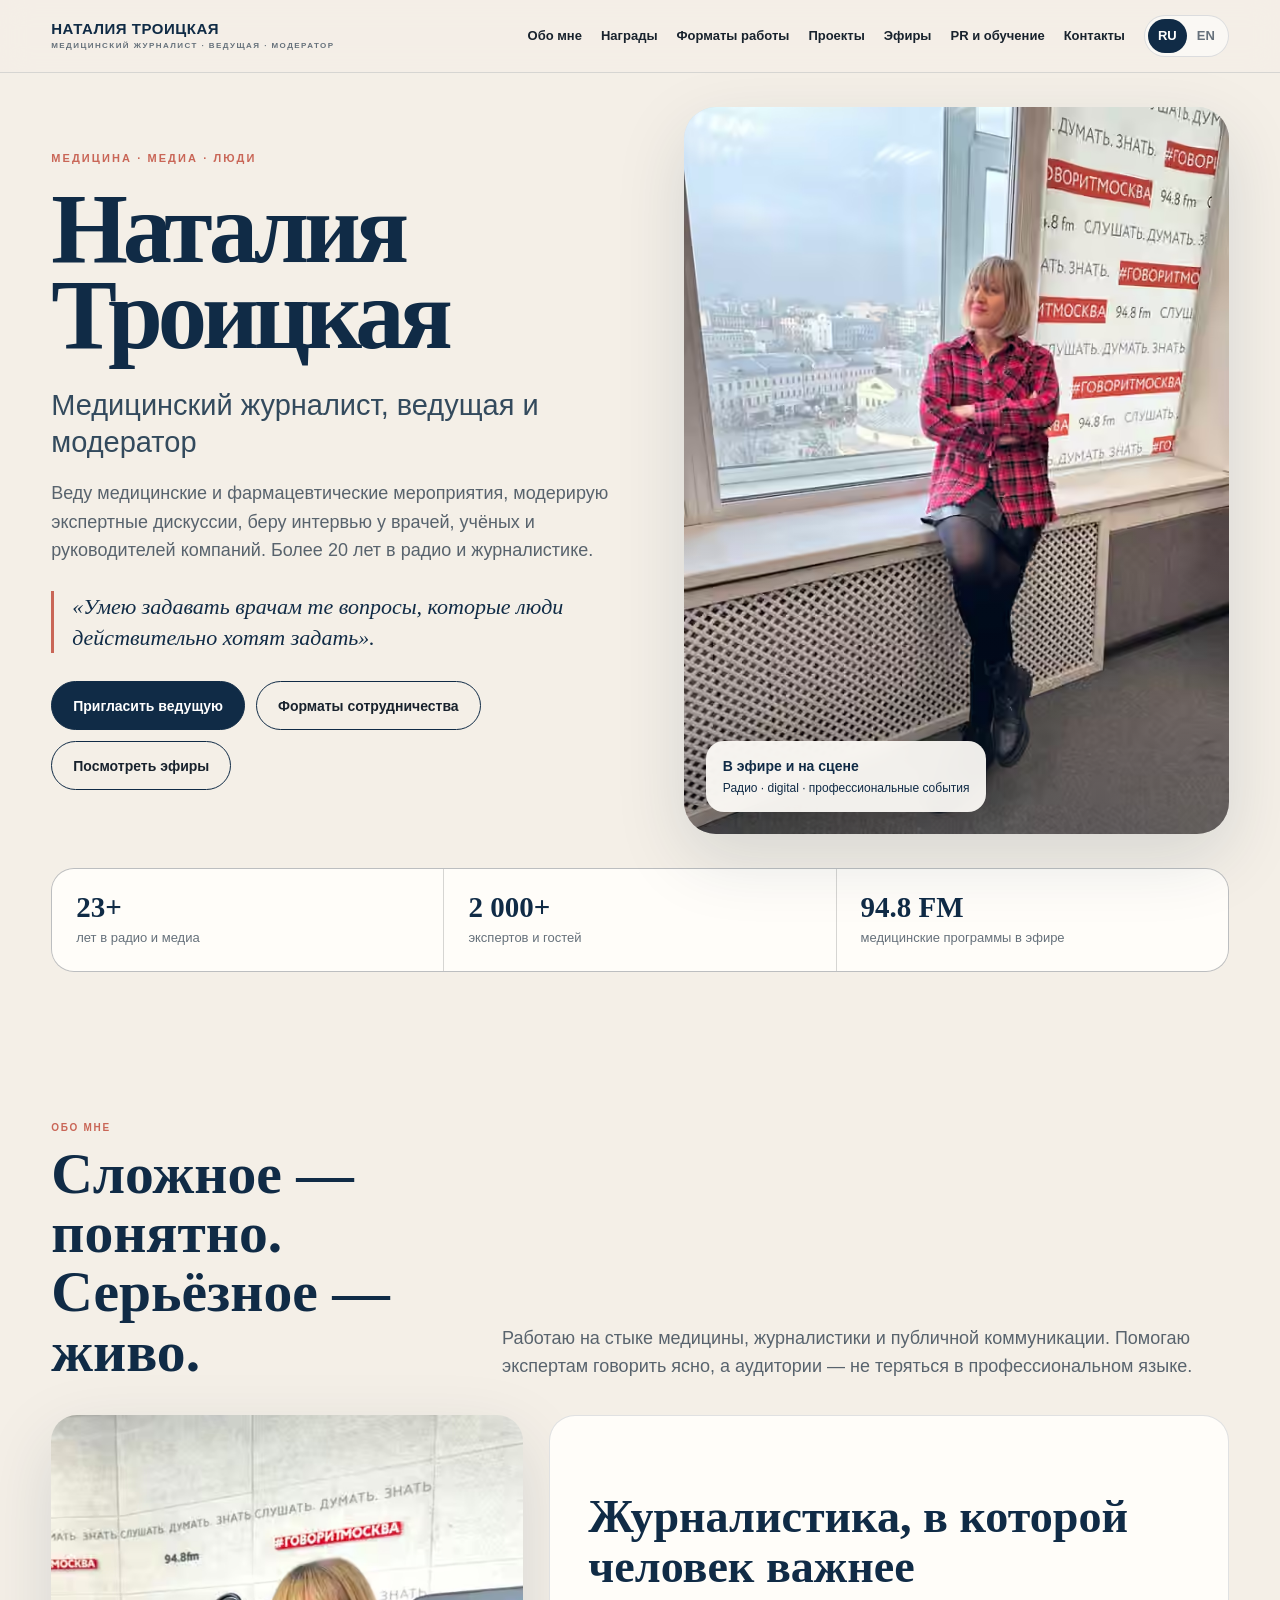
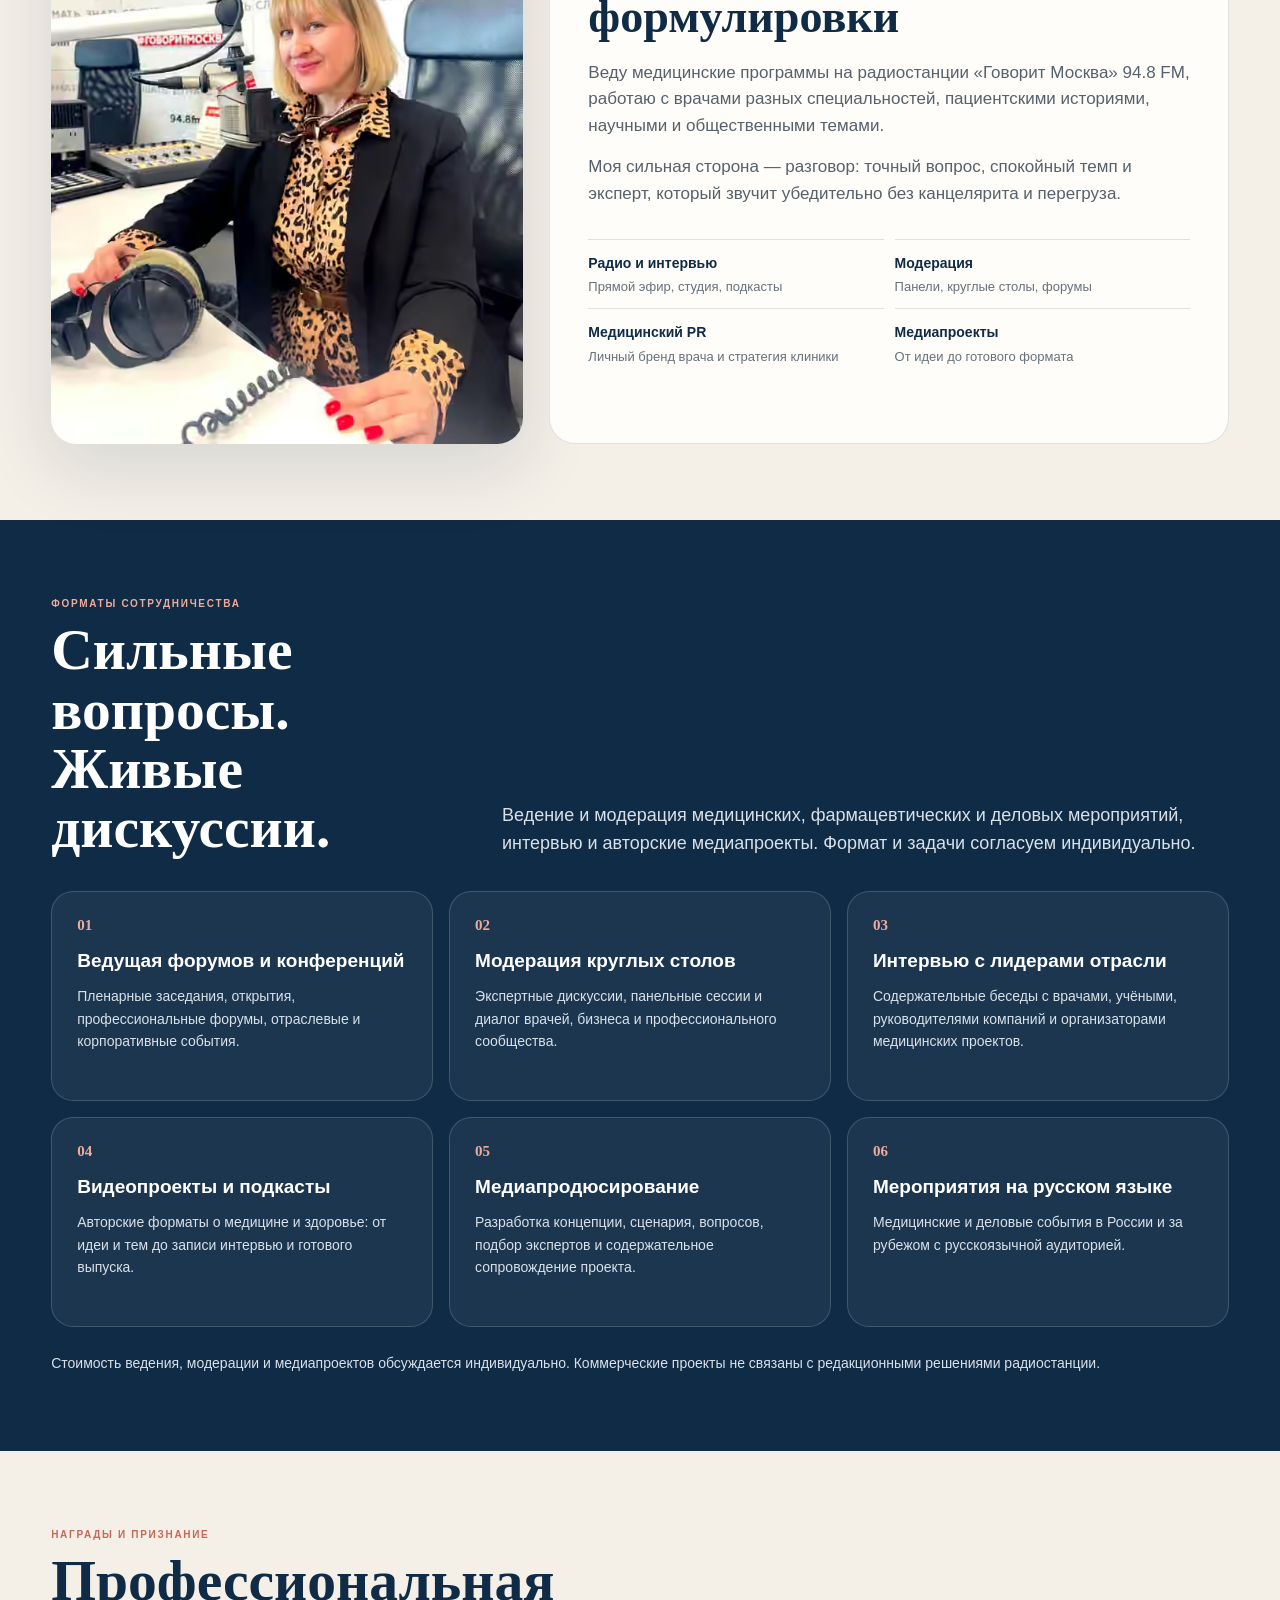
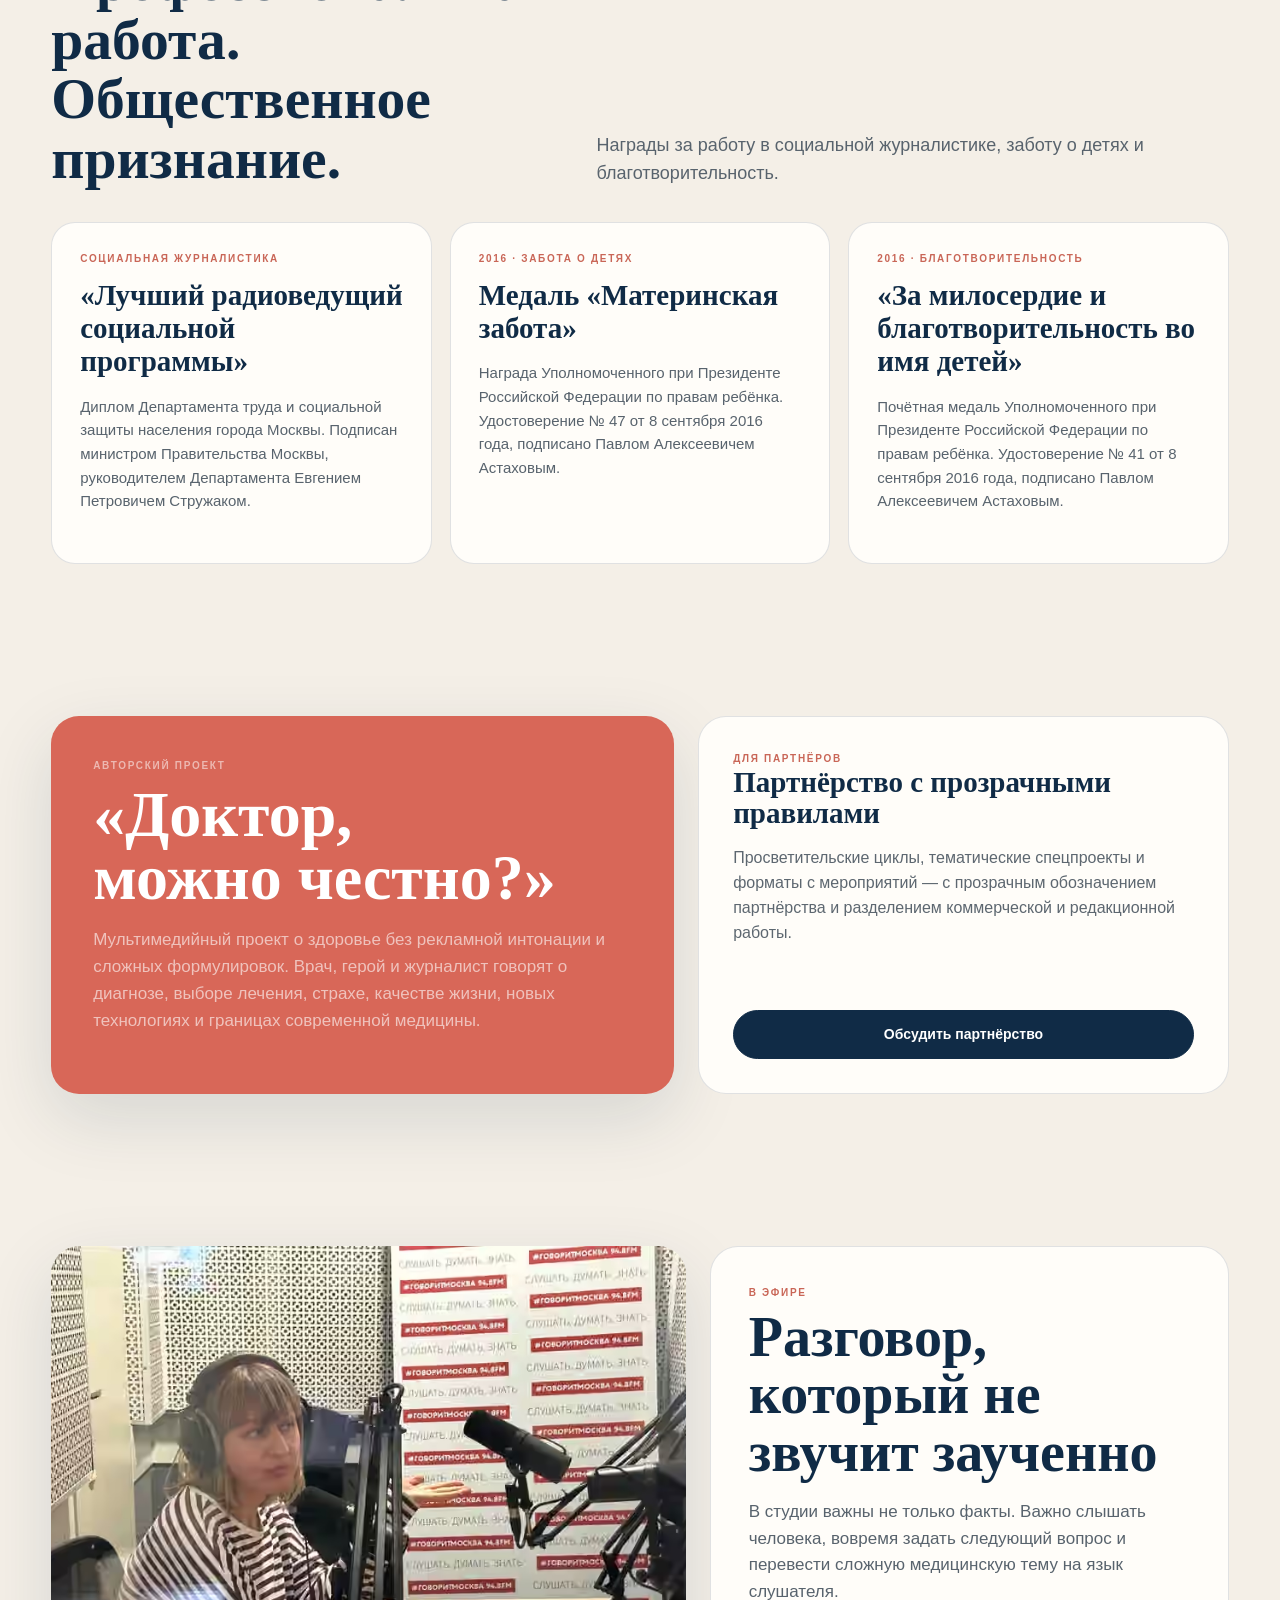
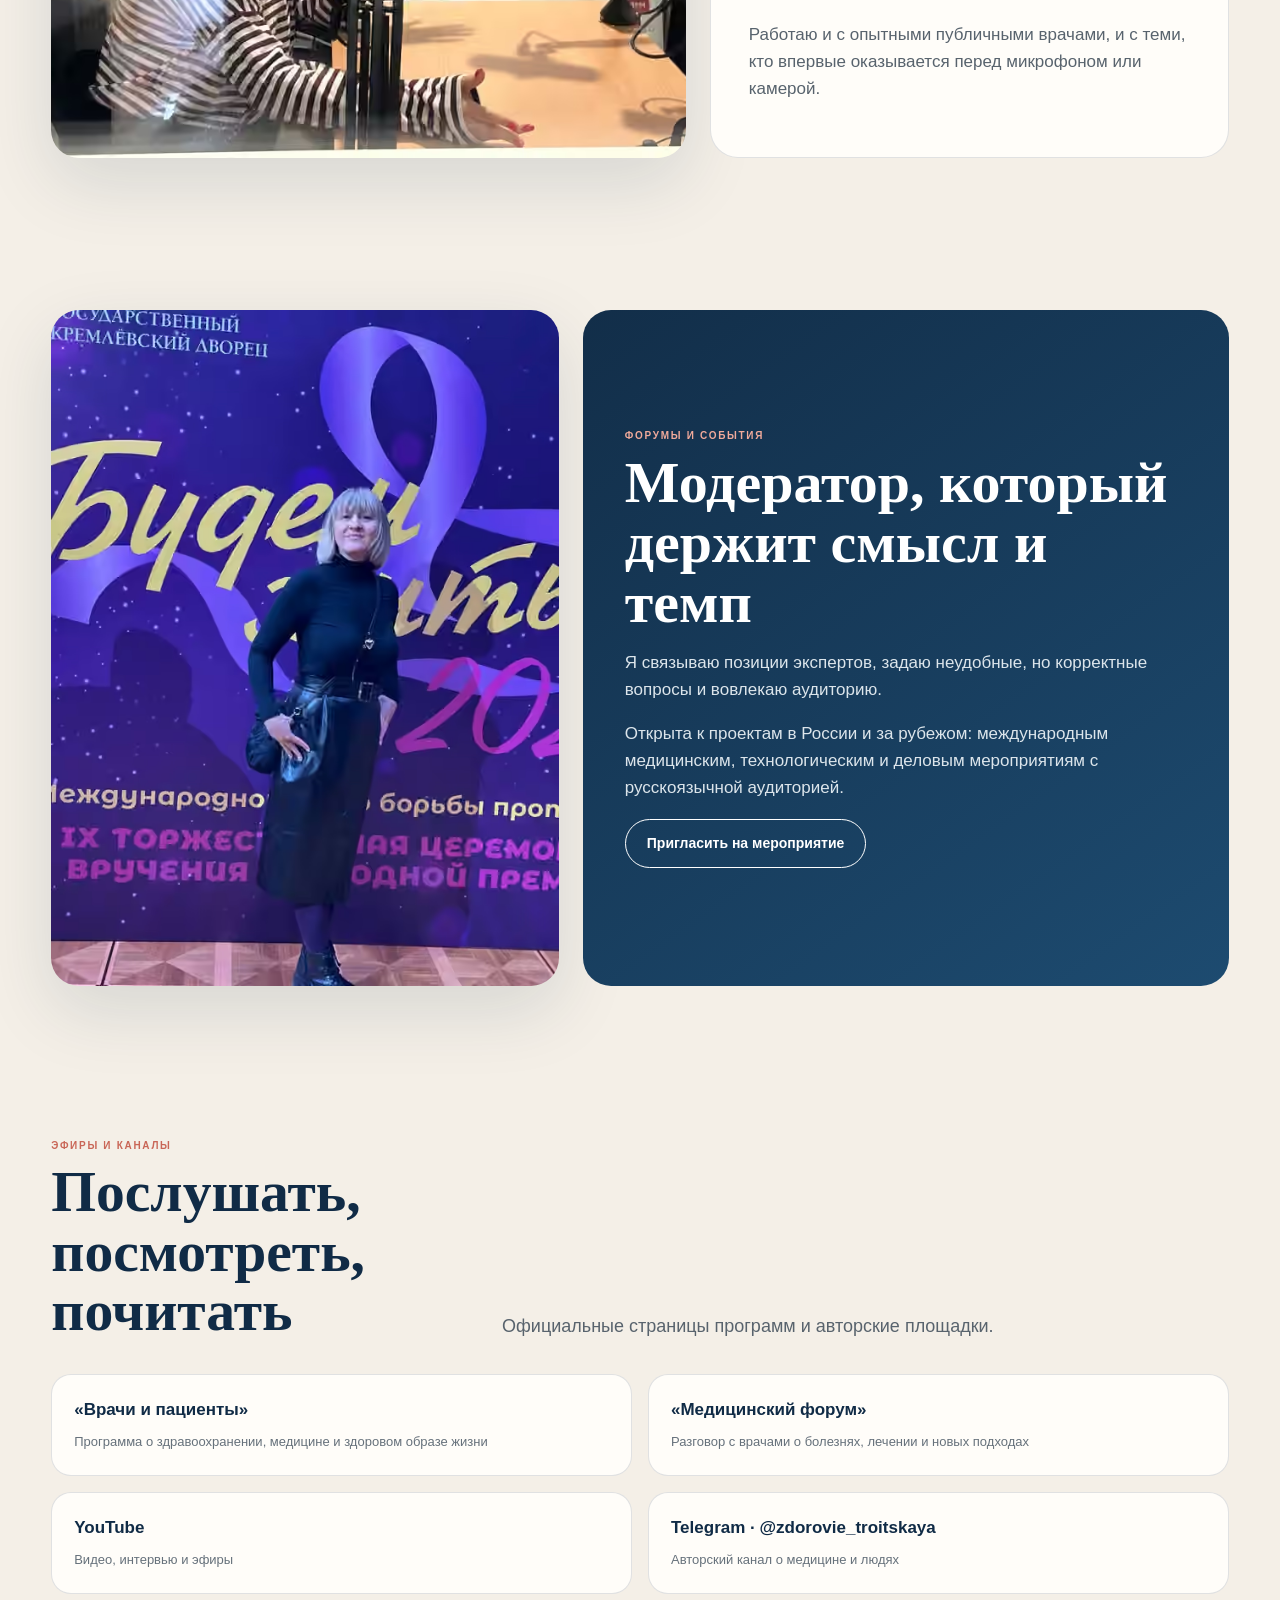
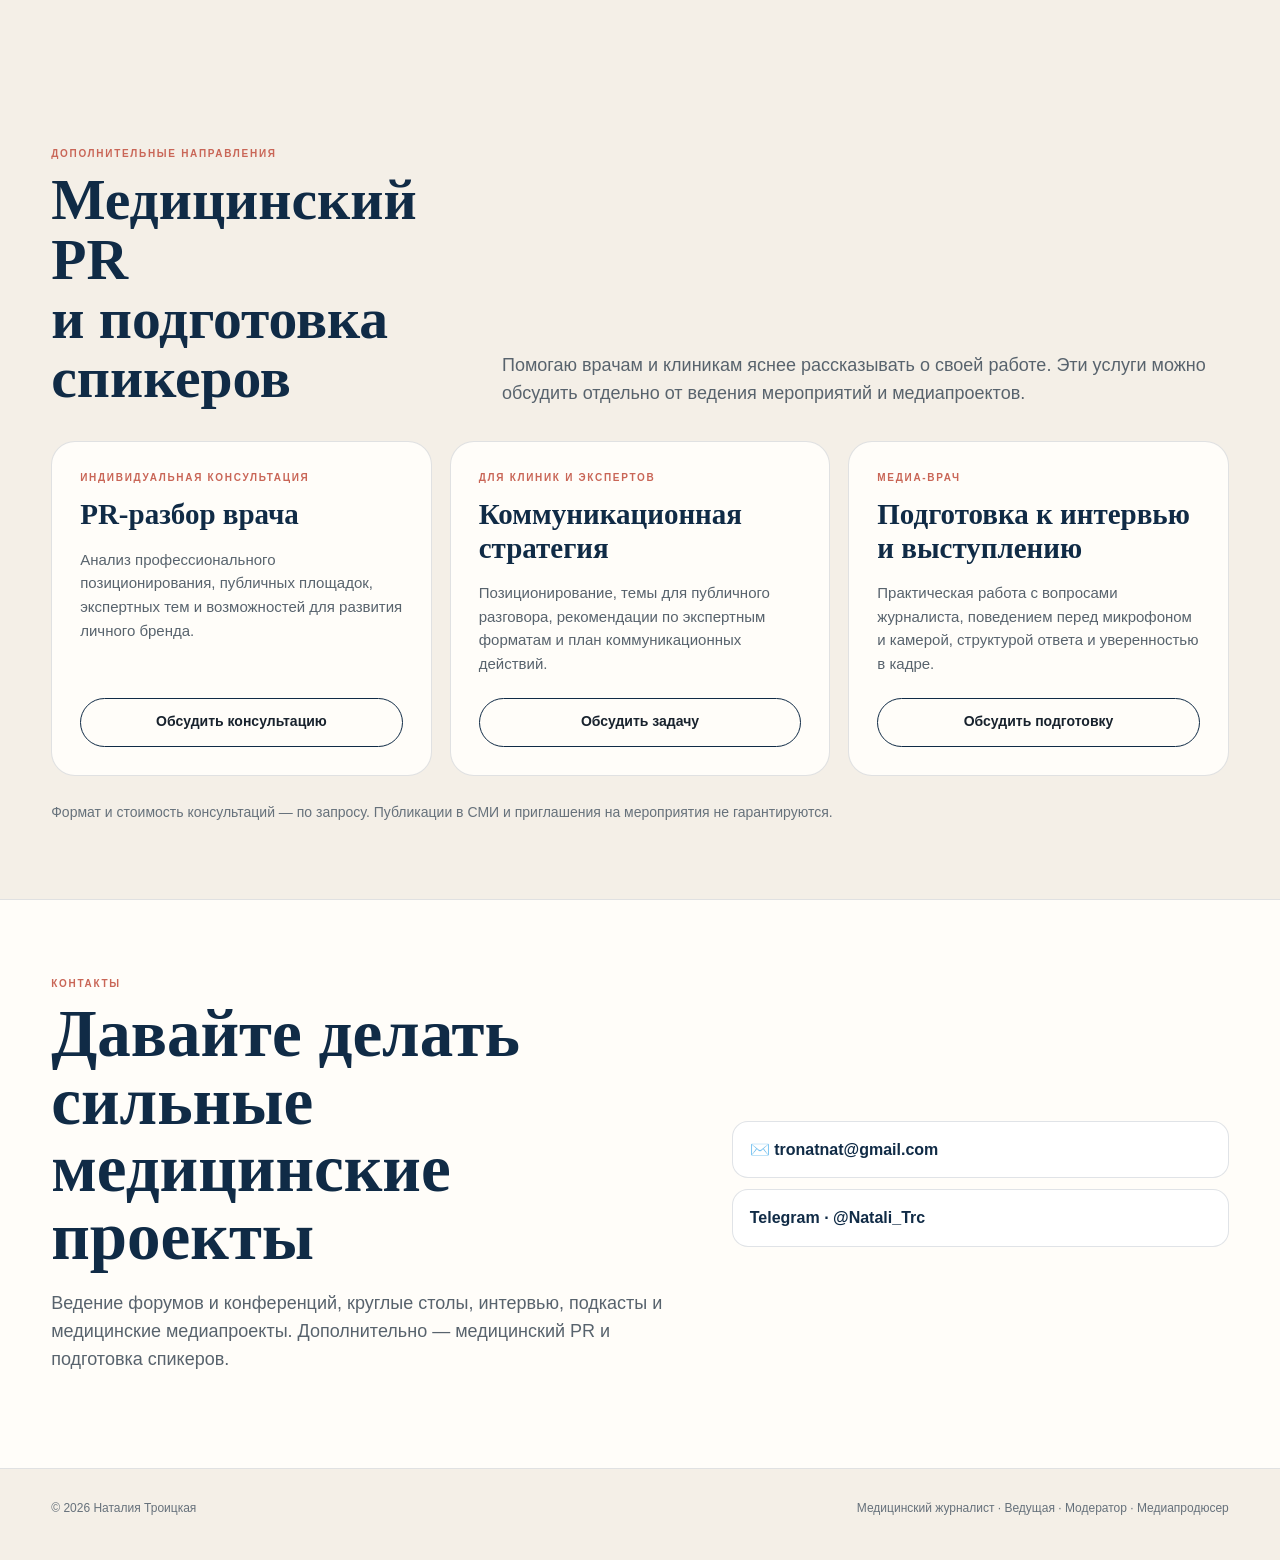
<file: index.html>
<!doctype html><html lang="ru"><head>
<meta charset="utf-8"><meta name="viewport" content="width=device-width,initial-scale=1"><meta name="theme-color" content="#102b46">
<title>Наталия Троицкая — медицинский журналист, ведущая и модератор</title><meta name="description" content="Наталия Троицкая — медицинский журналист, ведущая и модератор медицинских и фармацевтических форумов, круглых столов, интервью и медиапроектов.">
<link rel="canonical" href="https://natalia-troitskaya.com/"><link rel="alternate" hreflang="ru" href="https://natalia-troitskaya.com/"><link rel="alternate" hreflang="en" href="https://natalia-troitskaya.com/en/"><link rel="alternate" hreflang="x-default" href="https://natalia-troitskaya.com/"><link rel="icon" href="/favicon.svg" type="image/svg+xml"><link rel="stylesheet" href="/styles.css">
<meta property="og:type" content="website"><meta property="og:locale" content="ru_RU"><meta property="og:url" content="https://natalia-troitskaya.com/"><meta property="og:site_name" content="Наталия Троицкая"><meta property="og:title" content="Наталия Троицкая — медицинский журналист, ведущая и модератор"><meta property="og:description" content="Ведение конференций, модерация экспертных дискуссий, интервью с врачами и руководителями компаний, подкасты и медиапроекты."><meta property="og:image" content="https://natalia-troitskaya.com/assets/hero.avif"><meta name="twitter:card" content="summary_large_image"><meta name="twitter:title" content="Наталия Троицкая — медицинский журналист и модератор"><meta name="twitter:description" content="Медицина. Медиа. Люди."><meta name="twitter:image" content="https://natalia-troitskaya.com/assets/hero.avif">
<script type="application/ld+json">{"@context":"https://schema.org","@type":"Person","name":"Наталия Троицкая","url":"https://natalia-troitskaya.com/","jobTitle":"Медицинский журналист, ведущая, модератор, медиапродюсер","email":"tronatnat@gmail.com","sameAs":["https://t.me/zdorovie_troitskaya","https://t.me/Natali_Trc","https://govoritmoskva.ru/users/hosts/5965/"],"award":["Диплом «Лучший радиоведущий социальной программы» — Департамент труда и социальной защиты населения города Москвы","Медаль «Материнская забота» — Уполномоченный при Президенте РФ по правам ребёнка, 2016","Почётная медаль «За милосердие и благотворительность во имя детей» — Уполномоченный при Президенте РФ по правам ребёнка, 2016"]}</script>
</head><body id="top"><a class="skip" href="#main">К содержанию</a><header class="top"><div class="wrap nav"><a class="brand" href="#top">НАТАЛИЯ ТРОИЦКАЯ<small>МЕДИЦИНСКИЙ ЖУРНАЛИСТ · ВЕДУЩАЯ · МОДЕРАТОР</small></a><button class="menu-toggle" aria-controls="site-nav" aria-expanded="false" aria-label="Открыть меню">☰</button><nav class="links" id="site-nav"><a href="#about">Обо мне</a><a href="#awards">Награды</a><a href="#work">Форматы работы</a><a href="#project">Проекты</a><a href="#media">Эфиры</a><a href="#pr-review">PR и обучение</a><a href="#contact">Контакты</a><div class="lang"><a class="active" href="/" lang="ru" aria-current="page">RU</a><a href="/en/" lang="en">EN</a></div></nav></div></header>
<main id="main"><section class="hero"><div class="wrap"><div class="hero-grid"><div class="hero-copy"><div class="eyebrow">МЕДИЦИНА · МЕДИА · ЛЮДИ</div><h1>Наталия<br>Троицкая</h1><div class="hero-role">Медицинский журналист, ведущая и модератор</div><p class="lede">Веду медицинские и фармацевтические мероприятия, модерирую экспертные дискуссии, беру интервью у врачей, учёных и руководителей компаний. Более 20 лет в радио и журналистике.</p><div class="quote">«Умею задавать врачам те вопросы, которые люди действительно хотят задать».</div><div class="actions"><a class="btn primary" href="mailto:tronatnat@gmail.com?subject=%D0%9F%D1%80%D0%B8%D0%B3%D0%BB%D0%B0%D1%81%D0%B8%D1%82%D1%8C%20%D0%B2%D0%B5%D0%B4%D1%83%D1%89%D1%83%D1%8E">Пригласить ведущую</a><a class="btn" href="#work">Форматы сотрудничества</a><a class="btn" href="#media">Посмотреть эфиры</a></div></div><div class="hero-photo"><picture><source srcset="assets/hero.avif" type="image/avif"><img src="assets/hero.webp" width="600" height="800" alt="Наталия Троицкая в студии радиостанции «Говорит Москва»" fetchpriority="high"></picture><div class="photo-tag"><strong>В эфире и на сцене</strong><span>Радио · digital · профессиональные события</span></div></div></div><div class="stats"><div class="stat"><b>23+</b><span>лет в радио и медиа</span></div><div class="stat"><b>2 000+</b><span>экспертов и гостей</span></div><div class="stat"><b>94.8 FM</b><span>медицинские программы в эфире</span></div></div></div></section>
<section id="about"><div class="wrap"><div class="section-head"><div><div class="kicker">ОБО МНЕ</div><h2>Сложное — понятно.<br>Серьёзное — живо.</h2></div><p>Работаю на стыке медицины, журналистики и публичной коммуникации. Помогаю экспертам говорить ясно, а аудитории — не теряться в профессиональном языке.</p></div><div class="about-grid"><div class="portrait"><picture><source srcset="assets/studio.avif" type="image/avif"><img src="assets/studio.webp" width="600" height="800" alt="Наталия Троицкая у радиомикрофона" loading="lazy"></picture></div><div class="about-card"><h3>Журналистика, в которой человек важнее формулировки</h3><p>Веду медицинские программы на радиостанции «Говорит Москва» 94.8 FM, работаю с врачами разных специальностей, пациентскими историями, научными и общественными темами.</p><p>Моя сильная сторона — разговор: точный вопрос, спокойный темп и эксперт, который звучит убедительно без канцелярита и перегруза.</p><div class="mini-points"><div class="mini"><b>Радио и интервью</b><span>Прямой эфир, студия, подкасты</span></div><div class="mini"><b>Модерация</b><span>Панели, круглые столы, форумы</span></div><div class="mini"><b>Медицинский PR</b><span>Личный бренд врача и стратегия клиники</span></div><div class="mini"><b>Медиапроекты</b><span>От идеи до готового формата</span></div></div></div></div></div></section>
<section class="services" id="work"><div class="wrap"><div class="section-head"><div><div class="kicker">ФОРМАТЫ СОТРУДНИЧЕСТВА</div><h2>Сильные вопросы.<br>Живые дискуссии.</h2></div><p>Ведение и модерация медицинских, фармацевтических и деловых мероприятий, интервью и авторские медиапроекты. Формат и задачи согласуем индивидуально.</p></div><div class="cards"><article class="card"><div class="num">01</div><h3>Ведущая форумов и конференций</h3><p>Пленарные заседания, открытия, профессиональные форумы, отраслевые и корпоративные события.</p></article><article class="card"><div class="num">02</div><h3>Модерация круглых столов</h3><p>Экспертные дискуссии, панельные сессии и диалог врачей, бизнеса и профессионального сообщества.</p></article><article class="card"><div class="num">03</div><h3>Интервью с лидерами отрасли</h3><p>Содержательные беседы с врачами, учёными, руководителями компаний и организаторами медицинских проектов.</p></article><article class="card"><div class="num">04</div><h3>Видеопроекты и подкасты</h3><p>Авторские форматы о медицине и здоровье: от идеи и тем до записи интервью и готового выпуска.</p></article><article class="card"><div class="num">05</div><h3>Медиапродюсирование</h3><p>Разработка концепции, сценария, вопросов, подбор экспертов и содержательное сопровождение проекта.</p></article><article class="card"><div class="num">06</div><h3>Мероприятия на русском языке</h3><p>Медицинские и деловые события в России и за рубежом с русскоязычной аудиторией.</p></article></div><p class="service-note">Стоимость ведения, модерации и медиапроектов обсуждается индивидуально. Коммерческие проекты не связаны с редакционными решениями радиостанции.</p></div></section>
<section id="awards" aria-labelledby="awards-title"><div class="wrap"><div class="section-head"><div><div class="kicker">НАГРАДЫ И ПРИЗНАНИЕ</div><h2 id="awards-title">Профессиональная работа.<br>Общественное признание.</h2></div><p>Награды за работу в социальной журналистике, заботу о детях и благотворительность.</p></div><div class="pr-offers">
<article class="pr-offer"><div class="kicker">СОЦИАЛЬНАЯ ЖУРНАЛИСТИКА</div><h3>«Лучший радиоведущий социальной программы»</h3><p>Диплом Департамента труда и социальной защиты населения города Москвы. Подписан министром Правительства Москвы, руководителем Департамента Евгением Петровичем Стружаком.</p></article>
<article class="pr-offer"><div class="kicker">2016 · ЗАБОТА О ДЕТЯХ</div><h3>Медаль «Материнская забота»</h3><p>Награда Уполномоченного при Президенте Российской Федерации по правам ребёнка. Удостоверение № 47 от 8 сентября 2016 года, подписано Павлом Алексеевичем Астаховым.</p></article>
<article class="pr-offer"><div class="kicker">2016 · БЛАГОТВОРИТЕЛЬНОСТЬ</div><h3>«За милосердие и благотворительность во имя детей»</h3><p>Почётная медаль Уполномоченного при Президенте Российской Федерации по правам ребёнка. Удостоверение № 41 от 8 сентября 2016 года, подписано Павлом Алексеевичем Астаховым.</p></article>
</div></div></section>
<section id="project"><div class="wrap"><div class="project"><div class="project-main"><div class="kicker" style="color:#fff8">АВТОРСКИЙ ПРОЕКТ</div><h2>«Доктор,<br>можно честно?»</h2><p>Мультимедийный проект о здоровье без рекламной интонации и сложных формулировок. Врач, герой и журналист говорят о диагнозе, выборе лечения, страхе, качестве жизни, новых технологиях и границах современной медицины.</p></div><div class="project-side"><div><div class="kicker">ДЛЯ ПАРТНЁРОВ</div><h3>Партнёрство с прозрачными правилами</h3><p>Просветительские циклы, тематические спецпроекты и форматы с мероприятий — с прозрачным обозначением партнёрства и разделением коммерческой и редакционной работы.</p></div><a class="btn primary" href="mailto:tronatnat@gmail.com?subject=%D0%9F%D0%B0%D1%80%D1%82%D0%BD%D1%91%D1%80%D1%81%D1%82%D0%B2%D0%BE">Обсудить партнёрство</a></div></div></div></section>
<section><div class="wrap"><div class="onair"><div class="onair-photo"><picture><source srcset="assets/onair.avif" type="image/avif"><img src="assets/onair.webp" width="800" height="600" alt="Наталия Троицкая ведёт эфир в студии" loading="lazy"></picture></div><div class="onair-copy"><div class="kicker">В ЭФИРЕ</div><h2>Разговор, который не звучит заученно</h2><p>В студии важны не только факты. Важно слышать человека, вовремя задать следующий вопрос и перевести сложную медицинскую тему на язык слушателя.</p><p>Работаю и с опытными публичными врачами, и с теми, кто впервые оказывается перед микрофоном или камерой.</p></div></div></div></section>
<section><div class="wrap"><div class="event"><div class="event-photo"><picture><source srcset="assets/event.avif" type="image/avif"><img src="assets/event.webp" width="600" height="800" alt="Наталия Троицкая на профессиональном мероприятии" loading="lazy"></picture></div><div class="event-copy"><div class="kicker">ФОРУМЫ И СОБЫТИЯ</div><h2>Модератор, который держит смысл и темп</h2><p>Я связываю позиции экспертов, задаю неудобные, но корректные вопросы и вовлекаю аудиторию.</p><p>Открыта к проектам в России и за рубежом: международным медицинским, технологическим и деловым мероприятиям с русскоязычной аудиторией.</p><a class="btn" style="border-color:#fff;color:#fff;width:max-content" href="mailto:tronatnat@gmail.com?subject=%D0%9F%D1%80%D0%B8%D0%B3%D0%BB%D0%B0%D1%88%D0%B5%D0%BD%D0%B8%D0%B5%20%D0%BD%D0%B0%20%D0%BC%D0%B5%D1%80%D0%BE%D0%BF%D1%80%D0%B8%D1%8F%D1%82%D0%B8%D0%B5">Пригласить на мероприятие</a></div></div></div></section>
<section id="media"><div class="wrap"><div class="section-head"><div><div class="kicker">ЭФИРЫ И КАНАЛЫ</div><h2>Послушать,<br>посмотреть, почитать</h2></div><p>Официальные страницы программ и авторские площадки.</p></div><div class="media-grid"><a class="media-link" href="https://govoritmoskva.ru/broadcasts/151/" target="_blank" rel="noopener"><b>«Врачи и пациенты»</b><span>Программа о здравоохранении, медицине и здоровом образе жизни</span></a><a class="media-link" href="https://govoritmoskva.ru/broadcasts/266/" target="_blank" rel="noopener"><b>«Медицинский форум»</b><span>Разговор с врачами о болезнях, лечении и новых подходах</span></a><a class="media-link" href="https://www.youtube.com/results?search_query=%D0%93%D0%BE%D0%B2%D0%BE%D1%80%D0%B8%D1%82+%D0%9C%D0%BE%D1%81%D0%BA%D0%B2%D0%B0+%D0%9D%D0%B0%D1%82%D0%B0%D0%BB%D0%B8%D1%8F+%D0%A2%D1%80%D0%BE%D0%B8%D1%86%D0%BA%D0%B0" target="_blank" rel="noopener"><b>YouTube</b><span>Видео, интервью и эфиры</span></a><a class="media-link" href="https://t.me/zdorovie_troitskaya" target="_blank" rel="noopener"><b>Telegram · @zdorovie_troitskaya</b><span>Авторский канал о медицине и людях</span></a></div></div></section>
<section class="pr-section" id="pr-review" aria-labelledby="pr-title"><div class="wrap"><div class="section-head"><div><div class="kicker">ДОПОЛНИТЕЛЬНЫЕ НАПРАВЛЕНИЯ</div><h2 id="pr-title">Медицинский PR<br>и подготовка спикеров</h2></div><p>Помогаю врачам и клиникам яснее рассказывать о своей работе. Эти услуги можно обсудить отдельно от ведения мероприятий и медиапроектов.</p></div><div class="pr-offers"><article class="pr-offer"><div class="kicker">ИНДИВИДУАЛЬНАЯ КОНСУЛЬТАЦИЯ</div><h3>PR-разбор врача</h3><p>Анализ профессионального позиционирования, публичных площадок, экспертных тем и возможностей для развития личного бренда.</p><a class="btn" href="mailto:tronatnat@gmail.com?subject=PR-%D1%80%D0%B0%D0%B7%D0%B1%D0%BE%D1%80%20%D0%B2%D1%80%D0%B0%D1%87%D0%B0">Обсудить консультацию</a></article><article class="pr-offer"><div class="kicker">ДЛЯ КЛИНИК И ЭКСПЕРТОВ</div><h3>Коммуникационная стратегия</h3><p>Позиционирование, темы для публичного разговора, рекомендации по экспертным форматам и план коммуникационных действий.</p><a class="btn" href="mailto:tronatnat@gmail.com?subject=%D0%9C%D0%B5%D0%B4%D0%B8%D1%86%D0%B8%D0%BD%D1%81%D0%BA%D0%B8%D0%B9%20PR">Обсудить задачу</a></article><article class="pr-offer"><div class="kicker">МЕДИА-ВРАЧ</div><h3>Подготовка к интервью и выступлению</h3><p>Практическая работа с вопросами журналиста, поведением перед микрофоном и камерой, структурой ответа и уверенностью в кадре.</p><a class="btn" href="mailto:tronatnat@gmail.com?subject=%D0%9C%D0%B5%D0%B4%D0%B8%D0%B0-%D0%B2%D1%80%D0%B0%D1%87">Обсудить подготовку</a></article></div><p class="service-note">Формат и стоимость консультаций — по запросу. Публикации в СМИ и приглашения на мероприятия не гарантируются.</p></div></section>
<section class="contact" id="contact"><div class="wrap contact-grid"><div><div class="kicker">КОНТАКТЫ</div><h2>Давайте делать сильные медицинские проекты</h2><p>Ведение форумов и конференций, круглые столы, интервью, подкасты и медицинские медиапроекты. Дополнительно — медицинский PR и подготовка спикеров.</p></div><div class="contact-list"><a href="mailto:tronatnat@gmail.com?subject=%D0%A1%D0%BE%D1%82%D1%80%D1%83%D0%B4%D0%BD%D0%B8%D1%87%D0%B5%D1%81%D1%82%D0%B2%D0%BE">✉️ tronatnat@gmail.com</a><a href="https://t.me/Natali_Trc" target="_blank" rel="noopener">Telegram · @Natali_Trc</a></div></div></section></main><footer><div class="wrap foot"><span>© 2026 Наталия Троицкая</span><span>Медицинский журналист · Ведущая · Модератор · Медиапродюсер</span></div></footer>
<script>const b=document.querySelector('.menu-toggle'),n=document.querySelector('.links');b.addEventListener('click',()=>{const o=n.classList.toggle('open');b.setAttribute('aria-expanded',o);b.textContent=o?'×':'☰'});n.querySelectorAll('a').forEach(a=>a.addEventListener('click',()=>{n.classList.remove('open');b.setAttribute('aria-expanded','false');b.textContent='☰'}));</script></body></html>
</file>
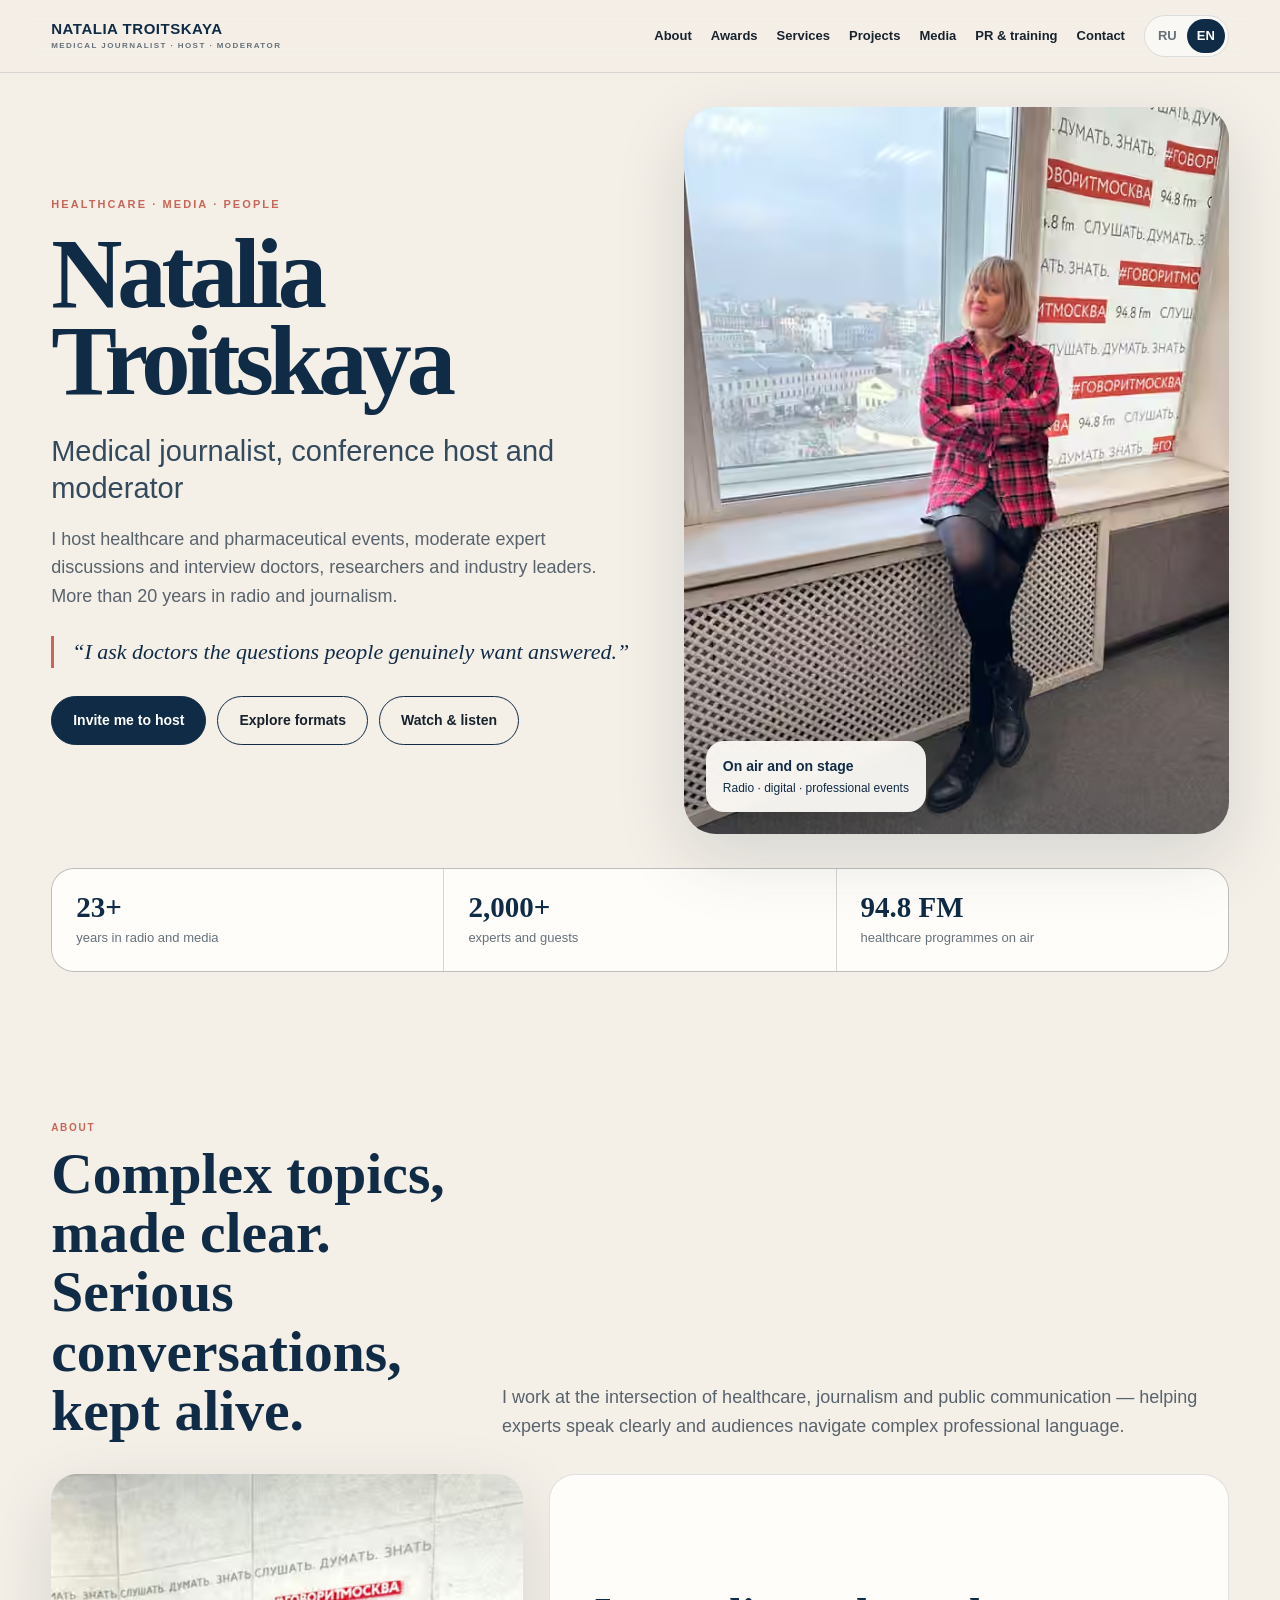
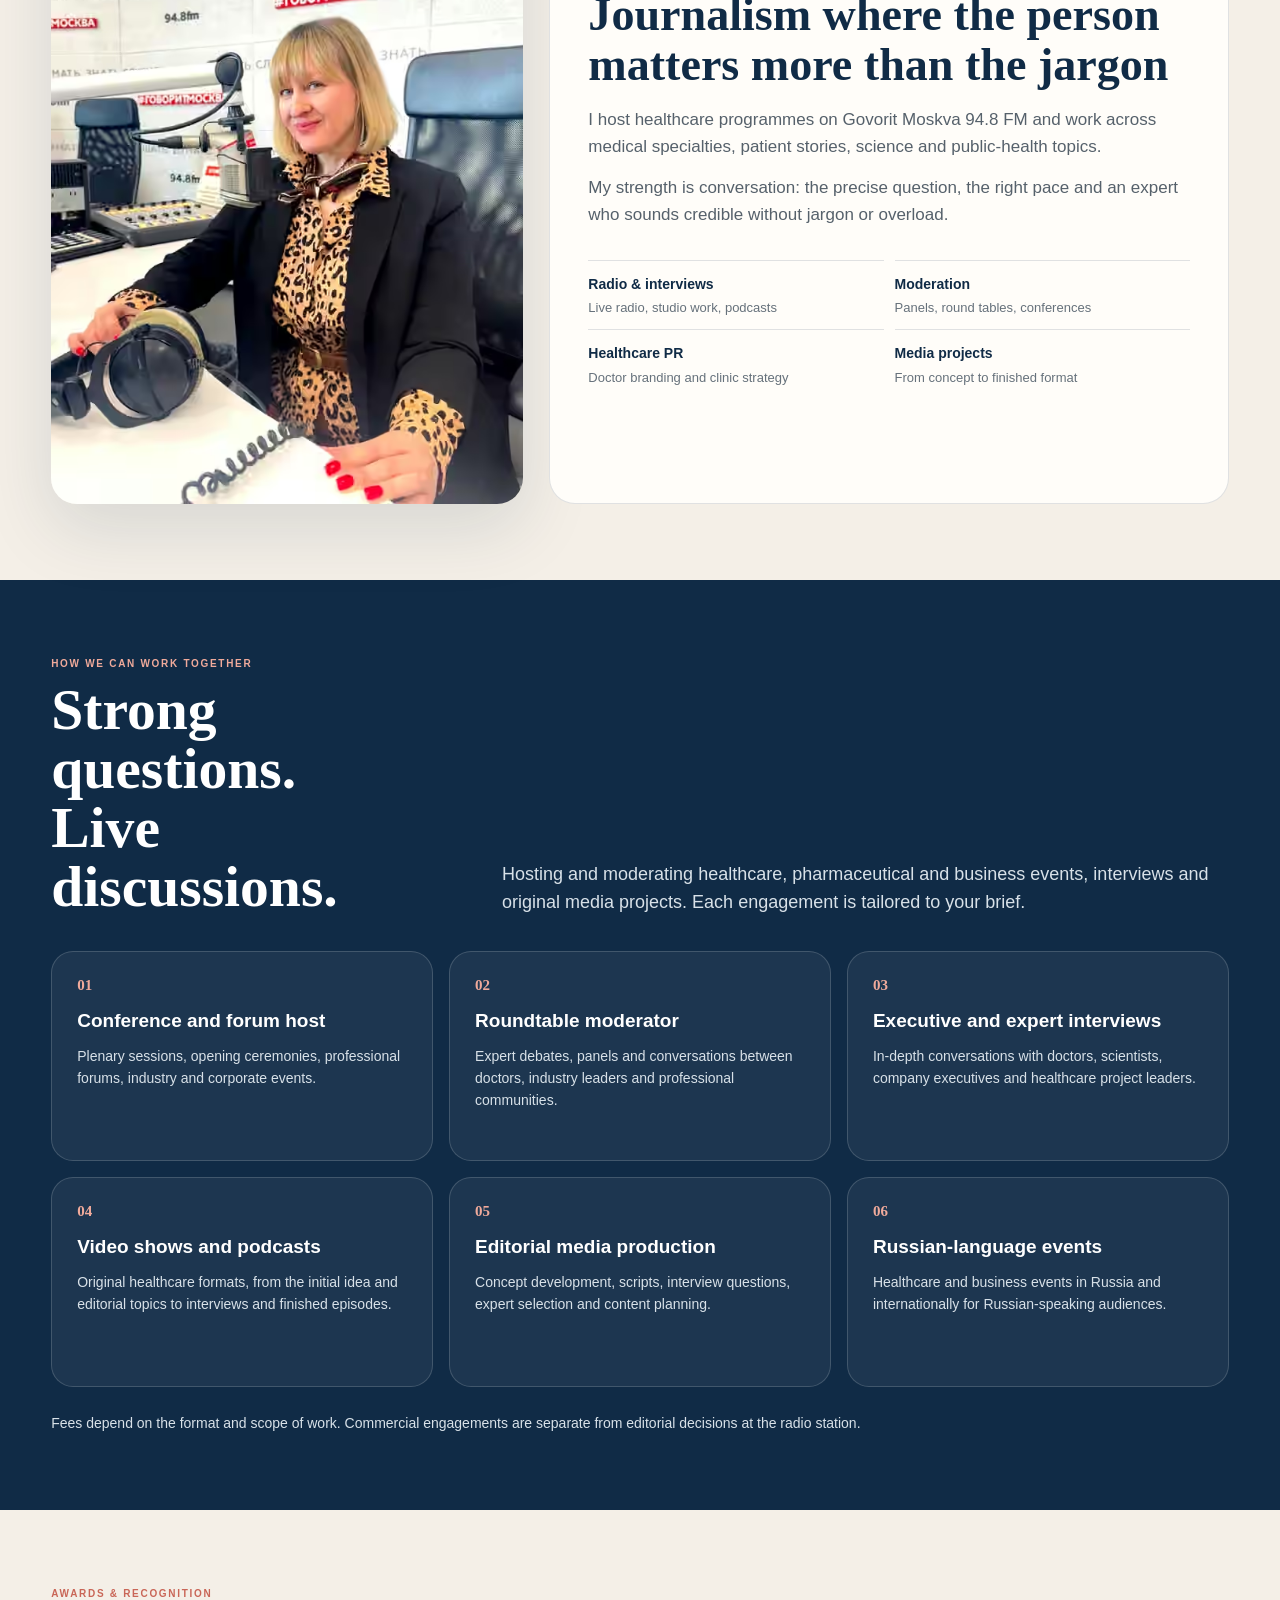
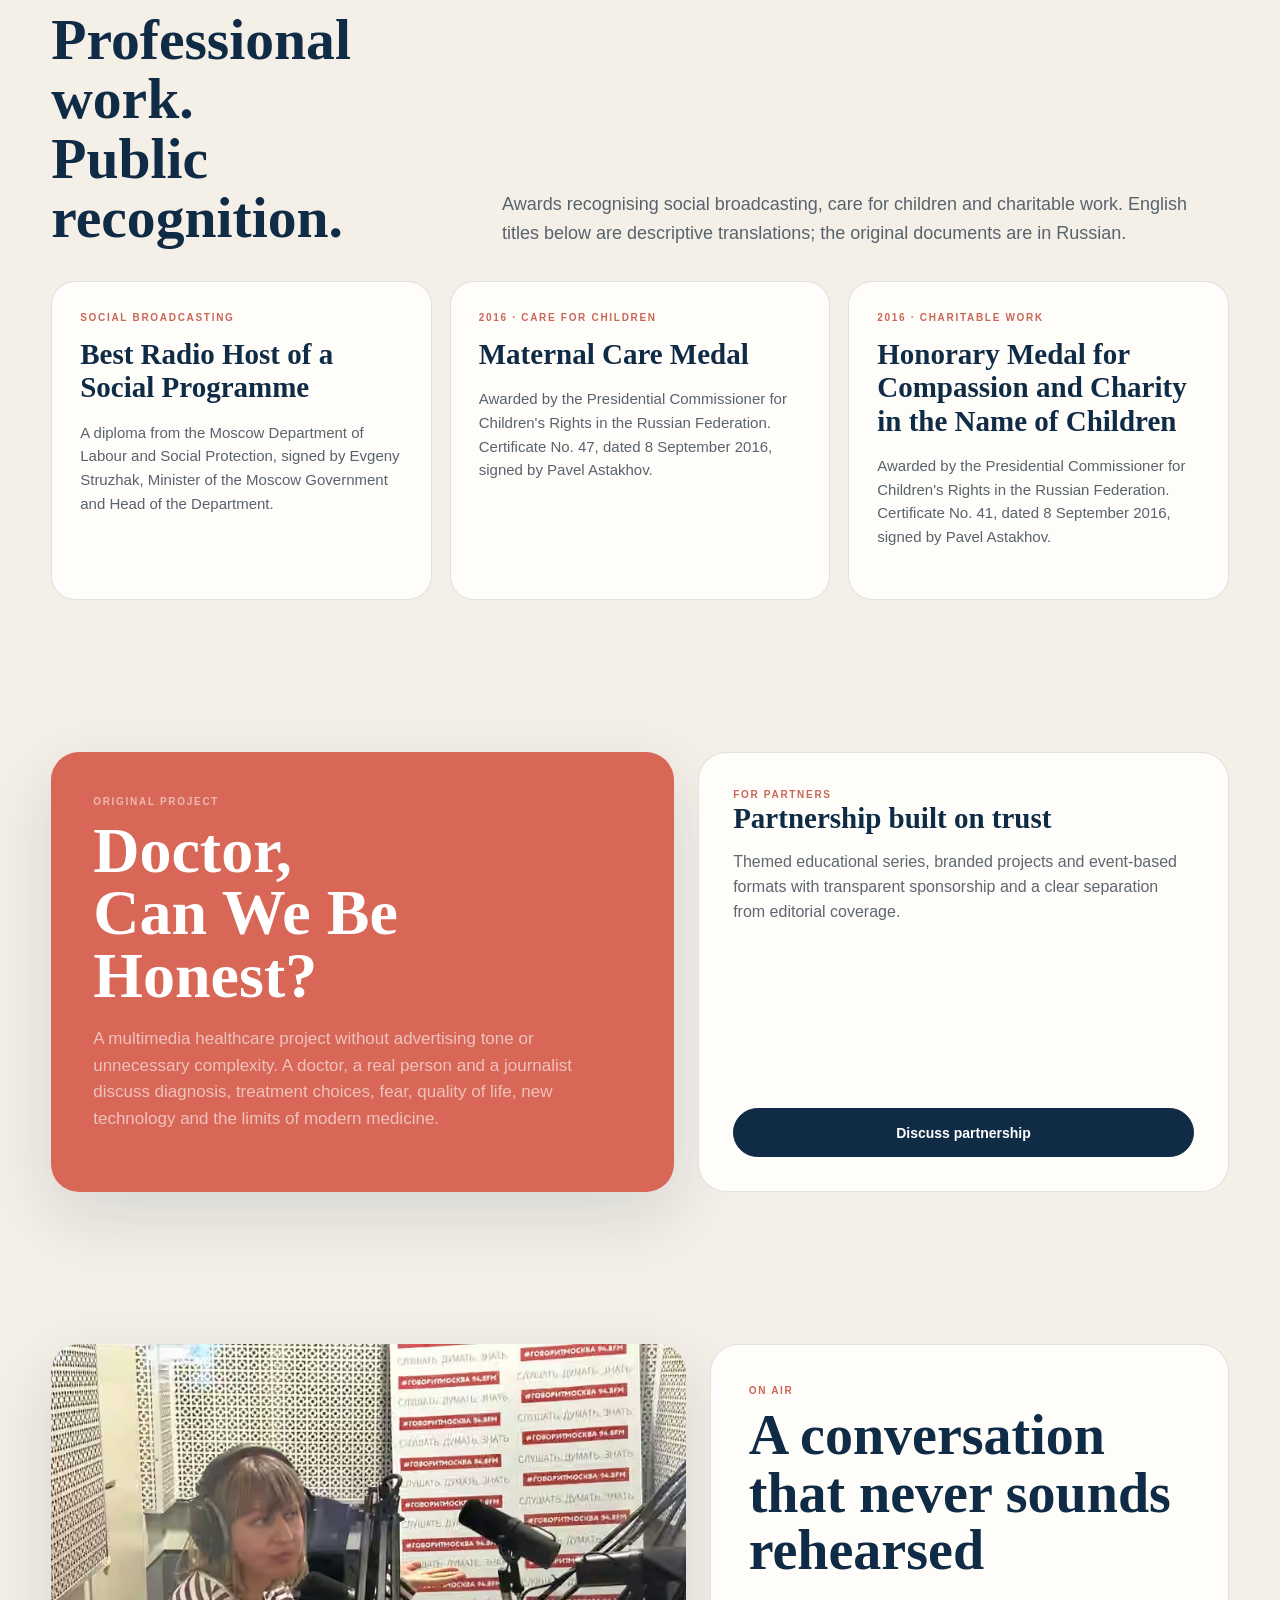
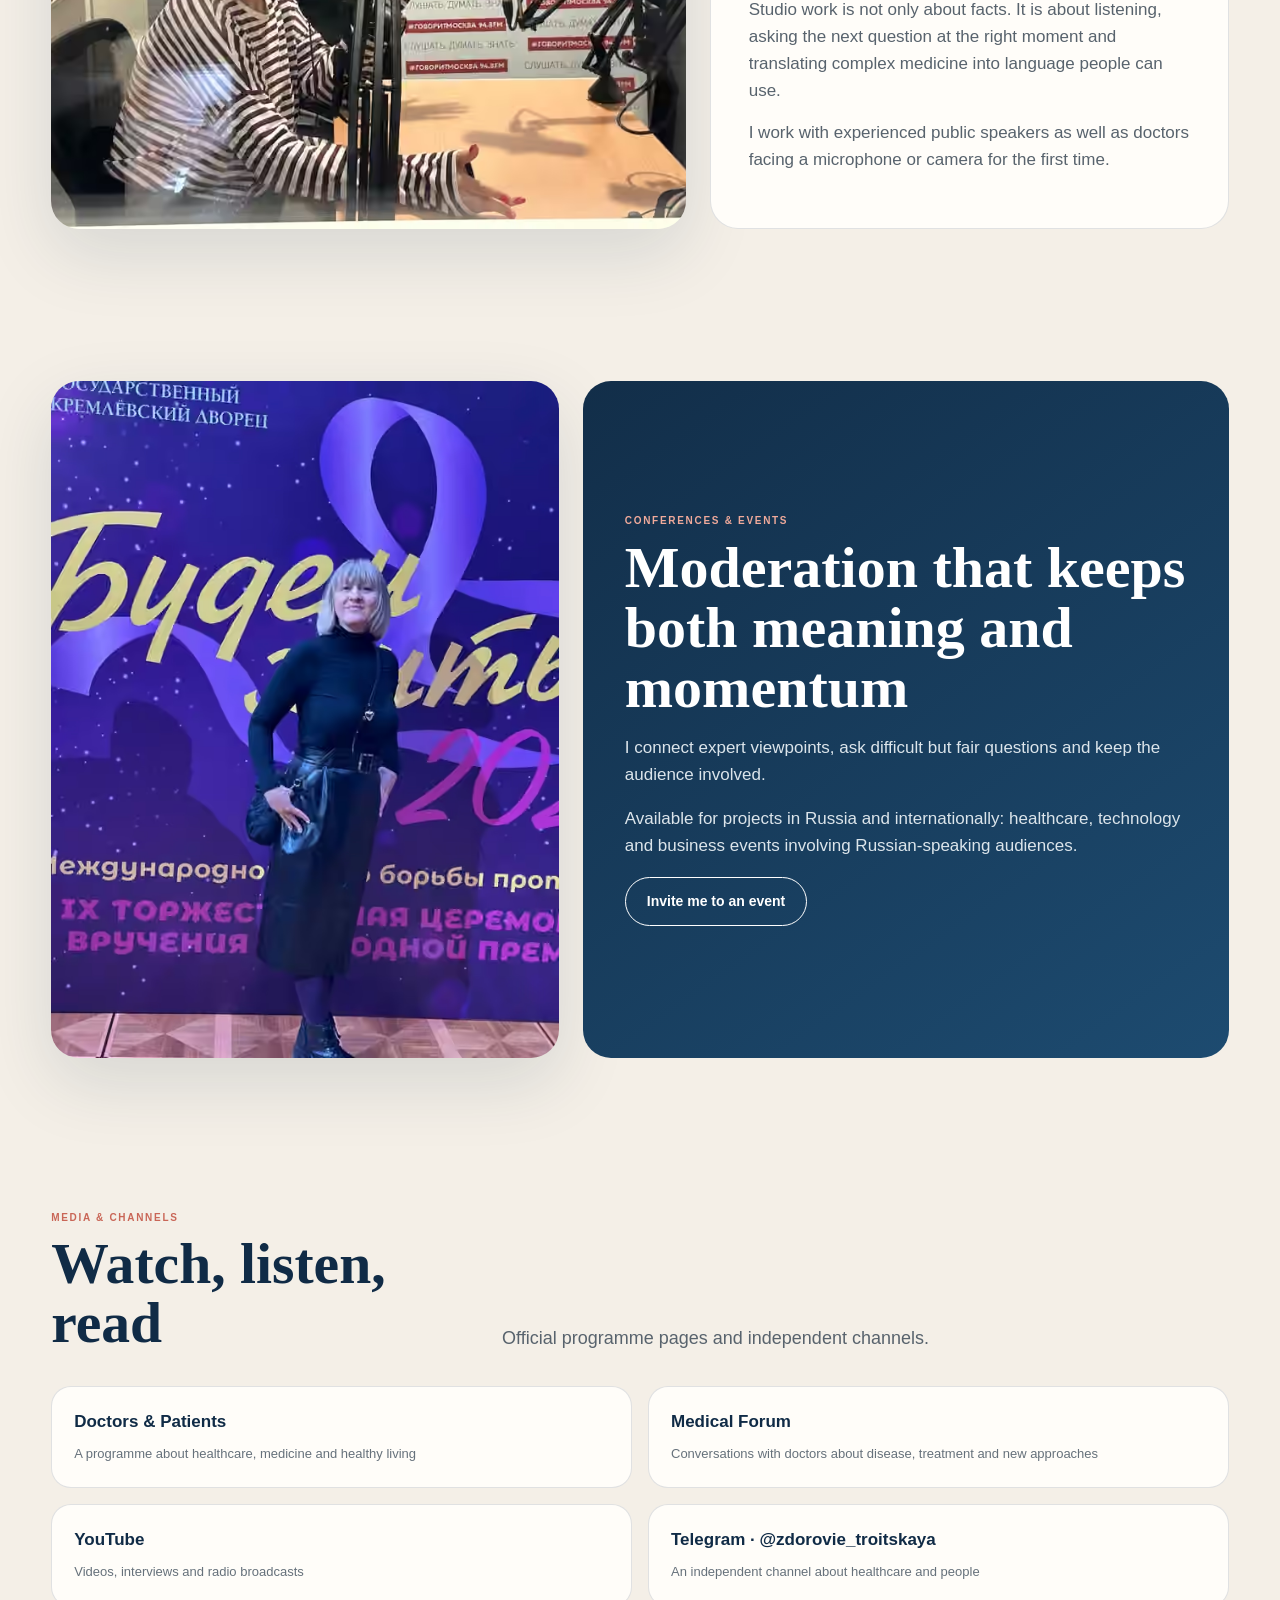
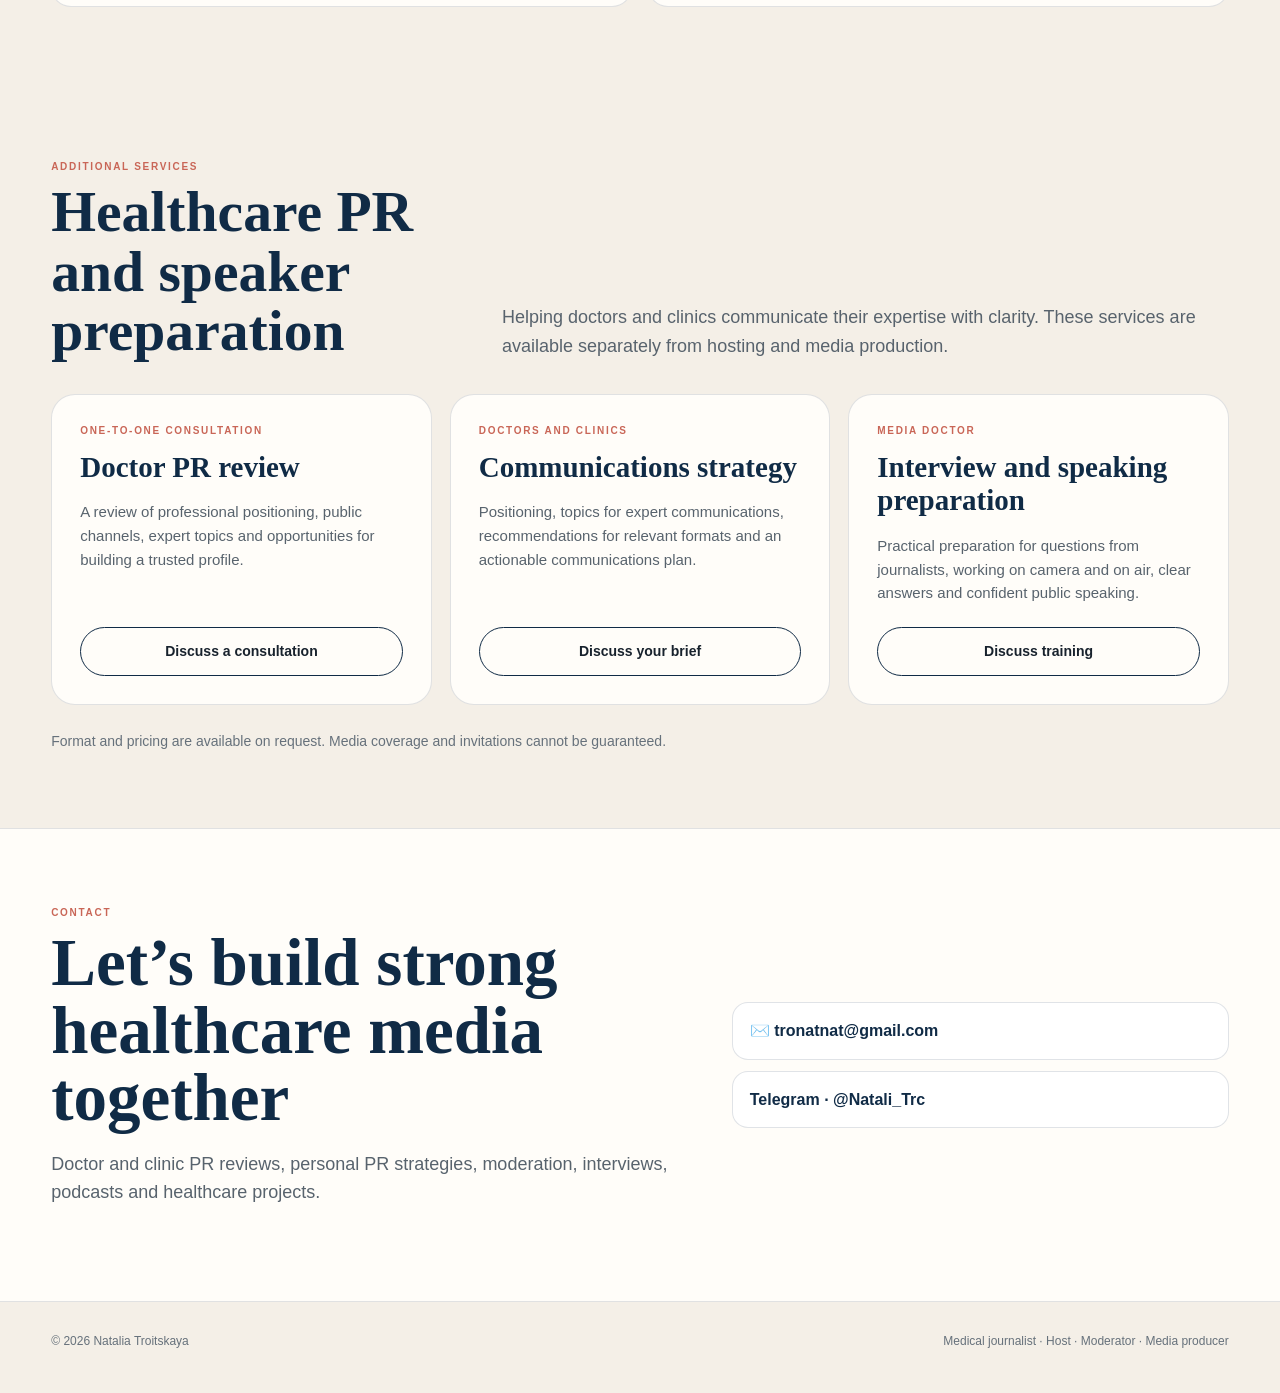
<file: en/index.html>
<!doctype html><html lang="en"><head>
<meta charset="utf-8"><meta name="viewport" content="width=device-width,initial-scale=1"><meta name="theme-color" content="#102b46">
<title>Natalia Troitskaya — Medical Journalist, Conference Host & Moderator</title><meta name="description" content="Natalia Troitskaya is a medical journalist, conference host and moderator. Healthcare and pharmaceutical forums, expert roundtables, interviews, podcasts and media projects.">
<link rel="canonical" href="https://natalia-troitskaya.com/en/"><link rel="alternate" hreflang="ru" href="https://natalia-troitskaya.com/"><link rel="alternate" hreflang="en" href="https://natalia-troitskaya.com/en/"><link rel="alternate" hreflang="x-default" href="https://natalia-troitskaya.com/"><link rel="icon" href="/favicon.svg" type="image/svg+xml"><link rel="stylesheet" href="/styles.css">
<meta property="og:type" content="website"><meta property="og:locale" content="en_US"><meta property="og:url" content="https://natalia-troitskaya.com/en/"><meta property="og:site_name" content="Natalia Troitskaya"><meta property="og:title" content="Natalia Troitskaya — Medical Journalist, Host & Moderator"><meta property="og:description" content="Hosting healthcare and pharmaceutical conferences, expert discussions, interviews and media projects."><meta property="og:image" content="https://natalia-troitskaya.com/assets/hero.avif"><meta name="twitter:card" content="summary_large_image"><meta name="twitter:title" content="Natalia Troitskaya — Medical Journalist & Moderator"><meta name="twitter:description" content="Healthcare. Media. People."><meta name="twitter:image" content="https://natalia-troitskaya.com/assets/hero.avif">
<script type="application/ld+json">{"@context":"https://schema.org","@type":"Person","name":"Natalia Troitskaya","url":"https://natalia-troitskaya.com/en/","jobTitle":"Medical journalist, host, moderator and media producer","email":"tronatnat@gmail.com","sameAs":["https://t.me/zdorovie_troitskaya","https://t.me/Natali_Trc","https://govoritmoskva.ru/users/hosts/5965/"],"award":["Диплом «Лучший радиоведущий социальной программы» — Департамент труда и социальной защиты населения города Москвы","Медаль «Материнская забота» — Уполномоченный при Президенте РФ по правам ребёнка, 2016","Почётная медаль «За милосердие и благотворительность во имя детей» — Уполномоченный при Президенте РФ по правам ребёнка, 2016"]}</script>
</head><body id="top"><a class="skip" href="#main">Skip to content</a><header class="top"><div class="wrap nav"><a class="brand" href="#top">NATALIA TROITSKAYA<small>MEDICAL JOURNALIST · HOST · MODERATOR</small></a><button class="menu-toggle" aria-controls="site-nav" aria-expanded="false" aria-label="Open menu">☰</button><nav class="links" id="site-nav"><a href="#about">About</a><a href="#awards">Awards</a><a href="#work">Services</a><a href="#project">Projects</a><a href="#media">Media</a><a href="#pr-review">PR &amp; training</a><a href="#contact">Contact</a><div class="lang"><a href="/" lang="ru">RU</a><a class="active" href="/en/" lang="en" aria-current="page">EN</a></div></nav></div></header>
<main id="main"><section class="hero"><div class="wrap"><div class="hero-grid"><div class="hero-copy"><div class="eyebrow">HEALTHCARE · MEDIA · PEOPLE</div><h1>Natalia<br>Troitskaya</h1><div class="hero-role">Medical journalist, conference host and moderator</div><p class="lede">I host healthcare and pharmaceutical events, moderate expert discussions and interview doctors, researchers and industry leaders. More than 20 years in radio and journalism.</p><div class="quote">“I ask doctors the questions people genuinely want answered.”</div><div class="actions"><a class="btn primary" href="mailto:tronatnat@gmail.com?subject=Event%20hosting%20and%20moderation">Invite me to host</a><a class="btn" href="#work">Explore formats</a><a class="btn" href="#media">Watch & listen</a></div></div><div class="hero-photo"><picture><source srcset="/assets/hero.avif" type="image/avif"><img src="/assets/hero.webp" width="600" height="800" alt="Natalia Troitskaya at the Govorit Moskva radio studio" fetchpriority="high"></picture><div class="photo-tag"><strong>On air and on stage</strong><span>Radio · digital · professional events</span></div></div></div><div class="stats"><div class="stat"><b>23+</b><span>years in radio and media</span></div><div class="stat"><b>2,000+</b><span>experts and guests</span></div><div class="stat"><b>94.8 FM</b><span>healthcare programmes on air</span></div></div></div></section>
<section id="about"><div class="wrap"><div class="section-head"><div><div class="kicker">ABOUT</div><h2>Complex topics, made clear.<br>Serious conversations, kept alive.</h2></div><p>I work at the intersection of healthcare, journalism and public communication — helping experts speak clearly and audiences navigate complex professional language.</p></div><div class="about-grid"><div class="portrait"><picture><source srcset="/assets/studio.avif" type="image/avif"><img src="/assets/studio.webp" width="600" height="800" alt="Natalia Troitskaya at a radio microphone" loading="lazy"></picture></div><div class="about-card"><h3>Journalism where the person matters more than the jargon</h3><p>I host healthcare programmes on Govorit Moskva 94.8 FM and work across medical specialties, patient stories, science and public-health topics.</p><p>My strength is conversation: the precise question, the right pace and an expert who sounds credible without jargon or overload.</p><div class="mini-points"><div class="mini"><b>Radio & interviews</b><span>Live radio, studio work, podcasts</span></div><div class="mini"><b>Moderation</b><span>Panels, round tables, conferences</span></div><div class="mini"><b>Healthcare PR</b><span>Doctor branding and clinic strategy</span></div><div class="mini"><b>Media projects</b><span>From concept to finished format</span></div></div></div></div></div></section>
<section class="services" id="work"><div class="wrap"><div class="section-head"><div><div class="kicker">HOW WE CAN WORK TOGETHER</div><h2>Strong questions.<br>Live discussions.</h2></div><p>Hosting and moderating healthcare, pharmaceutical and business events, interviews and original media projects. Each engagement is tailored to your brief.</p></div><div class="cards"><article class="card"><div class="num">01</div><h3>Conference and forum host</h3><p>Plenary sessions, opening ceremonies, professional forums, industry and corporate events.</p></article><article class="card"><div class="num">02</div><h3>Roundtable moderator</h3><p>Expert debates, panels and conversations between doctors, industry leaders and professional communities.</p></article><article class="card"><div class="num">03</div><h3>Executive and expert interviews</h3><p>In-depth conversations with doctors, scientists, company executives and healthcare project leaders.</p></article><article class="card"><div class="num">04</div><h3>Video shows and podcasts</h3><p>Original healthcare formats, from the initial idea and editorial topics to interviews and finished episodes.</p></article><article class="card"><div class="num">05</div><h3>Editorial media production</h3><p>Concept development, scripts, interview questions, expert selection and content planning.</p></article><article class="card"><div class="num">06</div><h3>Russian-language events</h3><p>Healthcare and business events in Russia and internationally for Russian-speaking audiences.</p></article></div><p class="service-note">Fees depend on the format and scope of work. Commercial engagements are separate from editorial decisions at the radio station.</p></div></section>
<section id="awards" aria-labelledby="awards-title"><div class="wrap"><div class="section-head"><div><div class="kicker">AWARDS & RECOGNITION</div><h2 id="awards-title">Professional work.<br>Public recognition.</h2></div><p>Awards recognising social broadcasting, care for children and charitable work. English titles below are descriptive translations; the original documents are in Russian.</p></div><div class="pr-offers">
<article class="pr-offer"><div class="kicker">SOCIAL BROADCASTING</div><h3>Best Radio Host of a Social Programme</h3><p>A diploma from the Moscow Department of Labour and Social Protection, signed by Evgeny Struzhak, Minister of the Moscow Government and Head of the Department.</p></article>
<article class="pr-offer"><div class="kicker">2016 · CARE FOR CHILDREN</div><h3>Maternal Care Medal</h3><p>Awarded by the Presidential Commissioner for Children's Rights in the Russian Federation. Certificate No. 47, dated 8 September 2016, signed by Pavel Astakhov.</p></article>
<article class="pr-offer"><div class="kicker">2016 · CHARITABLE WORK</div><h3>Honorary Medal for Compassion and Charity in the Name of Children</h3><p>Awarded by the Presidential Commissioner for Children's Rights in the Russian Federation. Certificate No. 41, dated 8 September 2016, signed by Pavel Astakhov.</p></article>
</div></div></section>
<section id="project"><div class="wrap"><div class="project"><div class="project-main"><div class="kicker" style="color:#fff8">ORIGINAL PROJECT</div><h2>Doctor,<br>Can We Be Honest?</h2><p>A multimedia healthcare project without advertising tone or unnecessary complexity. A doctor, a real person and a journalist discuss diagnosis, treatment choices, fear, quality of life, new technology and the limits of modern medicine.</p></div><div class="project-side"><div><div class="kicker">FOR PARTNERS</div><h3>Partnership built on trust</h3><p>Themed educational series, branded projects and event-based formats with transparent sponsorship and a clear separation from editorial coverage.</p></div><a class="btn primary" href="mailto:tronatnat@gmail.com?subject=Partnership">Discuss partnership</a></div></div></div></section>
<section><div class="wrap"><div class="onair"><div class="onair-photo"><picture><source srcset="/assets/onair.avif" type="image/avif"><img src="/assets/onair.webp" width="800" height="600" alt="Natalia Troitskaya hosting a radio programme" loading="lazy"></picture></div><div class="onair-copy"><div class="kicker">ON AIR</div><h2>A conversation that never sounds rehearsed</h2><p>Studio work is not only about facts. It is about listening, asking the next question at the right moment and translating complex medicine into language people can use.</p><p>I work with experienced public speakers as well as doctors facing a microphone or camera for the first time.</p></div></div></div></section>
<section><div class="wrap"><div class="event"><div class="event-photo"><picture><source srcset="/assets/event.avif" type="image/avif"><img src="/assets/event.webp" width="600" height="800" alt="Natalia Troitskaya at a professional event" loading="lazy"></picture></div><div class="event-copy"><div class="kicker">CONFERENCES & EVENTS</div><h2>Moderation that keeps both meaning and momentum</h2><p>I connect expert viewpoints, ask difficult but fair questions and keep the audience involved.</p><p>Available for projects in Russia and internationally: healthcare, technology and business events involving Russian-speaking audiences.</p><a class="btn" style="border-color:#fff;color:#fff;width:max-content" href="mailto:tronatnat@gmail.com?subject=Event%20invitation">Invite me to an event</a></div></div></div></section>
<section id="media"><div class="wrap"><div class="section-head"><div><div class="kicker">MEDIA & CHANNELS</div><h2>Watch, listen,<br>read</h2></div><p>Official programme pages and independent channels.</p></div><div class="media-grid"><a class="media-link" href="https://govoritmoskva.ru/broadcasts/151/" target="_blank" rel="noopener"><b>Doctors & Patients</b><span>A programme about healthcare, medicine and healthy living</span></a><a class="media-link" href="https://govoritmoskva.ru/broadcasts/266/" target="_blank" rel="noopener"><b>Medical Forum</b><span>Conversations with doctors about disease, treatment and new approaches</span></a><a class="media-link" href="https://www.youtube.com/results?search_query=%D0%93%D0%BE%D0%B2%D0%BE%D1%80%D0%B8%D1%82+%D0%9C%D0%BE%D1%81%D0%BA%D0%B2%D0%B0+%D0%9D%D0%B0%D1%82%D0%B0%D0%BB%D0%B8%D1%8F+%D0%A2%D1%80%D0%BE%D0%B8%D1%86%D0%BA%D0%B0" target="_blank" rel="noopener"><b>YouTube</b><span>Videos, interviews and radio broadcasts</span></a><a class="media-link" href="https://t.me/zdorovie_troitskaya" target="_blank" rel="noopener"><b>Telegram · @zdorovie_troitskaya</b><span>An independent channel about healthcare and people</span></a></div></div></section>
<section class="pr-section" id="pr-review" aria-labelledby="pr-title"><div class="wrap"><div class="section-head"><div><div class="kicker">ADDITIONAL SERVICES</div><h2 id="pr-title">Healthcare PR<br>and speaker preparation</h2></div><p>Helping doctors and clinics communicate their expertise with clarity. These services are available separately from hosting and media production.</p></div><div class="pr-offers"><article class="pr-offer"><div class="kicker">ONE-TO-ONE CONSULTATION</div><h3>Doctor PR review</h3><p>A review of professional positioning, public channels, expert topics and opportunities for building a trusted profile.</p><a class="btn" href="mailto:tronatnat@gmail.com?subject=Doctor%20PR%20review">Discuss a consultation</a></article><article class="pr-offer"><div class="kicker">DOCTORS AND CLINICS</div><h3>Communications strategy</h3><p>Positioning, topics for expert communications, recommendations for relevant formats and an actionable communications plan.</p><a class="btn" href="mailto:tronatnat@gmail.com?subject=Healthcare%20PR">Discuss your brief</a></article><article class="pr-offer"><div class="kicker">MEDIA DOCTOR</div><h3>Interview and speaking preparation</h3><p>Practical preparation for questions from journalists, working on camera and on air, clear answers and confident public speaking.</p><a class="btn" href="mailto:tronatnat@gmail.com?subject=Media%20training">Discuss training</a></article></div><p class="service-note">Format and pricing are available on request. Media coverage and invitations cannot be guaranteed.</p></div></section>
<section class="contact" id="contact"><div class="wrap contact-grid"><div><div class="kicker">CONTACT</div><h2>Let’s build strong healthcare media together</h2><p>Doctor and clinic PR reviews, personal PR strategies, moderation, interviews, podcasts and healthcare projects.</p></div><div class="contact-list"><a href="mailto:tronatnat@gmail.com?subject=Collaboration">✉️ tronatnat@gmail.com</a><a href="https://t.me/Natali_Trc" target="_blank" rel="noopener">Telegram · @Natali_Trc</a></div></div></section></main><footer><div class="wrap foot"><span>© 2026 Natalia Troitskaya</span><span>Medical journalist · Host · Moderator · Media producer</span></div></footer>
<script>const b=document.querySelector('.menu-toggle'),n=document.querySelector('.links');b.addEventListener('click',()=>{const o=n.classList.toggle('open');b.setAttribute('aria-expanded',o);b.textContent=o?'×':'☰'});n.querySelectorAll('a').forEach(a=>a.addEventListener('click',()=>{n.classList.remove('open');b.setAttribute('aria-expanded','false');b.textContent='☰'}));</script></body></html>
</file>
<file: styles.css>
:root{--navy:#102b46;--navy2:#173d5e;--cream:#f4efe7;--paper:#fffdf9;--coral:#c96657;--ink:#18222d;--muted:#66717b;--line:rgba(16,43,70,.13);--shadow:0 24px 70px rgba(16,43,70,.13)}
*{box-sizing:border-box}html{scroll-behavior:smooth}body{margin:0;background:var(--cream);color:var(--ink);font-family:-apple-system,BlinkMacSystemFont,"Segoe UI",Roboto,Arial,sans-serif;line-height:1.58}img{max-width:100%;display:block}a{color:inherit}.wrap{width:min(1180px,92vw);margin:auto}.serif{font-family:Georgia,"Times New Roman",serif}.skip{position:absolute;left:-999px;top:8px;z-index:100;background:var(--paper);padding:8px 12px;border-radius:8px}.skip:focus{left:8px}
.top{position:sticky;top:0;z-index:50;background:rgba(244,239,231,.94);backdrop-filter:blur(15px);border-bottom:1px solid var(--line)}.nav{height:72px;display:flex;align-items:center;justify-content:space-between;gap:18px}.brand{text-decoration:none;color:var(--navy);font-weight:900;letter-spacing:.035em;font-size:15px;line-height:1.05}.brand small{display:block;margin-top:5px;font-size:8px;letter-spacing:.18em;color:var(--muted);font-weight:750}.links{display:flex;align-items:center;gap:19px;font-size:13px;font-weight:700}.links>a{text-decoration:none}.links>a:hover,.links>a:focus{color:var(--coral)}.lang{display:flex;border:1px solid var(--line);border-radius:99px;padding:3px;background:#fff8}.lang a{text-decoration:none;padding:7px 10px;border-radius:99px;font-weight:900;color:var(--muted)}.lang a.active{background:var(--navy);color:#fff}.menu-toggle{display:none;border:1px solid var(--line);background:var(--paper);color:var(--navy);width:42px;height:42px;border-radius:50%;font:700 20px/1 sans-serif;cursor:pointer}
.hero{padding:34px 0 72px;overflow:hidden}.hero-grid{display:grid;grid-template-columns:1.03fr .97fr;gap:54px;align-items:center}.hero-copy{padding:42px 0}.eyebrow,.kicker{text-transform:uppercase;letter-spacing:.17em;font-size:10px;font-weight:900;color:var(--coral)}.eyebrow{font-size:11px;letter-spacing:.19em;margin-bottom:18px}.hero h1{font:700 clamp(54px,7.7vw,104px)/.88 Georgia,"Times New Roman",serif;letter-spacing:-.052em;color:var(--navy);margin:0}.hero-role{font-size:clamp(20px,2.3vw,29px);line-height:1.28;color:#334a5d;margin:28px 0 18px;max-width:720px}.lede{font-size:18px;color:#58636d;max-width:680px;margin:0}.quote{font:italic 22px/1.42 Georgia,"Times New Roman",serif;color:var(--navy);border-left:3px solid var(--coral);padding-left:18px;margin:26px 0 28px;max-width:650px}.actions{display:flex;gap:11px;flex-wrap:wrap}.btn{display:inline-flex;align-items:center;justify-content:center;min-height:49px;padding:0 21px;border:1px solid var(--navy);border-radius:99px;text-decoration:none;font-size:14px;font-weight:850;transition:.18s ease}.btn.primary{background:var(--navy);color:#fff}.btn:hover,.btn:focus{transform:translateY(-2px);box-shadow:0 10px 28px rgba(16,43,70,.13)}
.hero-photo{position:relative;border-radius:32px;overflow:hidden;box-shadow:var(--shadow);min-height:650px;background:#ddd}.hero-photo img{width:100%;height:100%;min-height:650px;object-fit:cover;object-position:center 40%}.hero-photo:after{content:"";position:absolute;inset:0;background:linear-gradient(180deg,transparent 55%,rgba(8,25,41,.36))}.photo-tag{position:absolute;z-index:2;left:22px;bottom:22px;background:rgba(255,253,249,.93);backdrop-filter:blur(9px);border-radius:18px;padding:14px 17px;color:var(--navy);font-size:12px;box-shadow:0 12px 35px rgba(0,0,0,.13)}.photo-tag strong{display:block;font-size:14px;margin-bottom:2px}.stats{display:grid;grid-template-columns:repeat(3,1fr);gap:1px;background:var(--line);border:1px solid var(--line);border-radius:23px;overflow:hidden;margin-top:34px}.stat{background:var(--paper);padding:22px 24px}.stat b{display:block;color:var(--navy);font:700 29px Georgia,serif}.stat span{font-size:13px;color:var(--muted)}
section{padding:76px 0}.section-head{display:grid;grid-template-columns:.72fr 1.28fr;gap:42px;align-items:end;margin-bottom:34px}.section-head h2{font:700 clamp(34px,4.5vw,58px)/1.03 Georgia,serif;color:var(--navy);margin:8px 0 0}.section-head p{margin:0;color:#58636d;font-size:18px;max-width:760px}.about-grid{display:grid;grid-template-columns:.82fr 1.18fr;gap:26px;align-items:stretch}.portrait{border-radius:26px;overflow:hidden;min-height:540px;box-shadow:var(--shadow)}.portrait img{height:100%;width:100%;object-fit:cover;object-position:center 42%}.about-card{background:var(--paper);border:1px solid var(--line);border-radius:26px;padding:38px;display:flex;flex-direction:column;justify-content:center}.about-card h3{font:700 clamp(30px,3.6vw,48px)/1.08 Georgia,serif;color:var(--navy);margin:0 0 18px}.about-card p{font-size:17px;color:#56616b;margin:0 0 14px}.mini-points{display:grid;grid-template-columns:1fr 1fr;gap:11px;margin-top:17px}.mini{border-top:1px solid var(--line);padding-top:12px;font-size:13px;color:var(--muted)}.mini b{display:block;color:var(--navy);font-size:14px;margin-bottom:3px}
.services{background:var(--navy);color:#fff}.services .kicker{color:#f0aa9b}.services .section-head h2{color:#fff}.services .section-head p{color:#d8e1e8}.cards{display:grid;grid-template-columns:repeat(3,1fr);gap:16px}.card{border:1px solid rgba(255,255,255,.16);border-radius:22px;padding:25px;background:rgba(255,255,255,.055);min-height:210px}.card .num{font:700 15px Georgia,serif;color:#f0aa9b}.card h3{margin:12px 0 9px;font-size:19px}.card p{margin:0;color:#d8e1e8;font-size:14px}.project{display:grid;grid-template-columns:1.08fr .92fr;gap:24px;align-items:stretch}.project-main{background:#d86758;color:#fff;border-radius:28px;padding:42px;box-shadow:var(--shadow)}.project-main h2{font:700 clamp(38px,5vw,65px)/.98 Georgia,serif;margin:10px 0 18px}.project-main p{font-size:17px;color:#fff9}.project-side{background:var(--paper);border:1px solid var(--line);border-radius:28px;padding:34px;display:flex;flex-direction:column;justify-content:space-between}.project-side h3{font:700 29px/1.08 Georgia,serif;color:var(--navy);margin:0 0 15px}.project-side p{color:#5d6770;margin:0 0 18px}.onair{display:grid;grid-template-columns:1.1fr .9fr;gap:24px;align-items:stretch}.onair-photo{border-radius:28px;overflow:hidden;box-shadow:var(--shadow);min-height:460px}.onair-photo img{width:100%;height:100%;object-fit:cover;object-position:center}.onair-copy{background:var(--paper);border:1px solid var(--line);border-radius:28px;padding:38px;display:flex;flex-direction:column;justify-content:center}.onair-copy h2{font:700 clamp(34px,4.5vw,56px)/1.03 Georgia,serif;color:var(--navy);margin:8px 0 17px}.onair-copy p{color:#58636d;font-size:17px;margin:0 0 16px}.event{display:grid;grid-template-columns:.88fr 1.12fr;gap:24px;align-items:stretch}.event-photo{border-radius:28px;overflow:hidden;box-shadow:var(--shadow);min-height:560px}.event-photo img{width:100%;height:100%;object-fit:cover;object-position:center 42%}.event-copy{border-radius:28px;padding:42px;background:linear-gradient(145deg,#122e49,#1d4b70);color:#fff;display:flex;flex-direction:column;justify-content:center}.event-copy .kicker{color:#f0aa9b}.event-copy h2{font:700 clamp(35px,4.6vw,58px)/1.03 Georgia,serif;margin:9px 0 18px}.event-copy p{color:#dce5eb;font-size:17px;margin:0 0 17px}.media-grid{display:grid;grid-template-columns:repeat(2,1fr);gap:16px}.media-link{background:var(--paper);border:1px solid var(--line);border-radius:20px;padding:22px;text-decoration:none;transition:.18s ease}.media-link:hover,.media-link:focus{transform:translateY(-2px);box-shadow:var(--shadow)}.media-link b{display:block;color:var(--navy);font-size:17px;margin-bottom:4px}.media-link span{color:var(--muted);font-size:13px}.contact{background:var(--paper);border-top:1px solid var(--line);border-bottom:1px solid var(--line)}.contact-grid{display:grid;grid-template-columns:1.12fr .88fr;gap:48px;align-items:center}.contact h2{font:700 clamp(38px,5.4vw,67px)/1.01 Georgia,serif;color:var(--navy);margin:8px 0 18px}.contact p{font-size:18px;color:#58636d;max-width:700px}.contact-list{display:grid;gap:11px}.contact-list a{background:#fff;border:1px solid var(--line);border-radius:16px;padding:15px 17px;text-decoration:none;color:var(--navy);font-weight:800}.contact-list a:hover,.contact-list a:focus{border-color:var(--coral)}footer{padding:30px 0 42px;color:var(--muted);font-size:12px}.foot{display:flex;justify-content:space-between;gap:18px;flex-wrap:wrap}
@media(max-width:900px){.hero-grid,.section-head,.about-grid,.project,.onair,.event,.contact-grid{grid-template-columns:1fr}.hero{padding-top:18px}.hero-copy{padding:26px 0 0}.hero-photo,.hero-photo img{min-height:520px}.cards{grid-template-columns:1fr 1fr}.section-head{gap:12px}.portrait{min-height:500px}.event-photo{min-height:500px}}
@media(max-width:720px){.nav{height:66px}.menu-toggle{display:block}.links{display:none;position:absolute;left:4vw;right:4vw;top:76px;padding:16px;background:var(--paper);border:1px solid var(--line);border-radius:20px;box-shadow:var(--shadow);align-items:stretch;gap:2px}.links.open{display:flex;flex-direction:column}.links>a{padding:11px 12px;border-radius:10px}.links>a:hover{background:var(--cream)}.lang{margin-top:8px;align-self:flex-start}.brand{font-size:12px}.brand small{font-size:7px}}
@media(max-width:620px){.wrap{width:min(92vw,560px)}.hero h1{font-size:55px}.hero-role{font-size:21px}.lede{font-size:16px}.quote{font-size:19px}.hero-photo,.hero-photo img{min-height:480px}.stats,.cards,.media-grid,.mini-points{grid-template-columns:1fr}.project-main,.project-side,.onair-copy,.event-copy,.about-card{padding:28px}section{padding:60px 0}.photo-tag{left:14px;bottom:14px;right:14px}}

/* Individual PR consultations */
.pr-intro{max-width:840px;font-size:17px;color:var(--muted);margin:0 0 28px}
.pr-offers{display:grid;grid-template-columns:repeat(3,minmax(0,1fr));gap:18px}
.pr-offer{background:var(--paper);border:1px solid var(--line);border-radius:24px;padding:28px;display:flex;flex-direction:column;min-width:0}
.pr-featured{border:2px solid var(--coral)}
.pr-offer h3{font:700 29px/1.15 Georgia,serif;color:var(--navy);margin:12px 0 16px}
.pr-price{font-size:28px;font-weight:800;color:var(--navy);margin:0 0 8px}
.pr-format{font-size:14px;color:var(--muted);margin:0 0 15px}
.pr-offer ul,.pr-details ul{padding-left:20px;color:#58636d;font-size:15px}
.pr-offer ul{margin:0 0 24px;flex:1}
.pr-offer li,.pr-details li{margin-bottom:12px}
.pr-offer .btn{padding:13px 16px;line-height:1.4;min-height:49px;text-align:center}
.pr-details{display:grid;grid-template-columns:1fr 1fr;gap:42px;margin-top:40px}
.pr-details h3,.pr-training h3{font:700 28px/1.2 Georgia,serif;color:var(--navy);margin:0 0 18px}
.pr-steps{padding-left:23px;color:#58636d;font-size:16px;margin:0 0 20px}
.pr-note{font-size:14px;color:var(--muted);line-height:1.6}
.pr-training{border-top:1px solid var(--line);margin-top:30px;padding-top:28px;max-width:900px}
.pr-training p{font-size:16px;color:#58636d;margin:0}
.pr-card-link{display:inline-block;color:#f0aa9b;margin-top:13px;font-size:14px}
:focus-visible{outline:3px solid var(--coral);outline-offset:5px}
section[id]{scroll-margin-top:100px}
@media(min-width:721px) and (max-width:1080px){.nav{height:auto;min-height:82px;flex-wrap:wrap;gap:12px;padding:14px 0}.links{flex-wrap:wrap;gap:14px}}
@media(max-width:1020px){.pr-offers{grid-template-columns:1fr}.pr-offer h3{font-size:30px}.pr-offer .btn{align-self:flex-start}}
@media(max-width:720px){.pr-details{grid-template-columns:1fr;gap:28px}.pr-offer{padding:25px}.pr-intro{font-size:16px}.pr-offer .btn{align-self:stretch}}

/* Commercial positioning: tailored proposals and compact secondary services */
.service-note{margin:25px 0 0;font-size:14px;line-height:1.6}
.services .service-note{color:#d8e1e8}
.pr-section .service-note{color:var(--muted)}
.pr-offer>p{color:#58636d;font-size:15px;flex:1;margin:0 0 22px}
</file>
